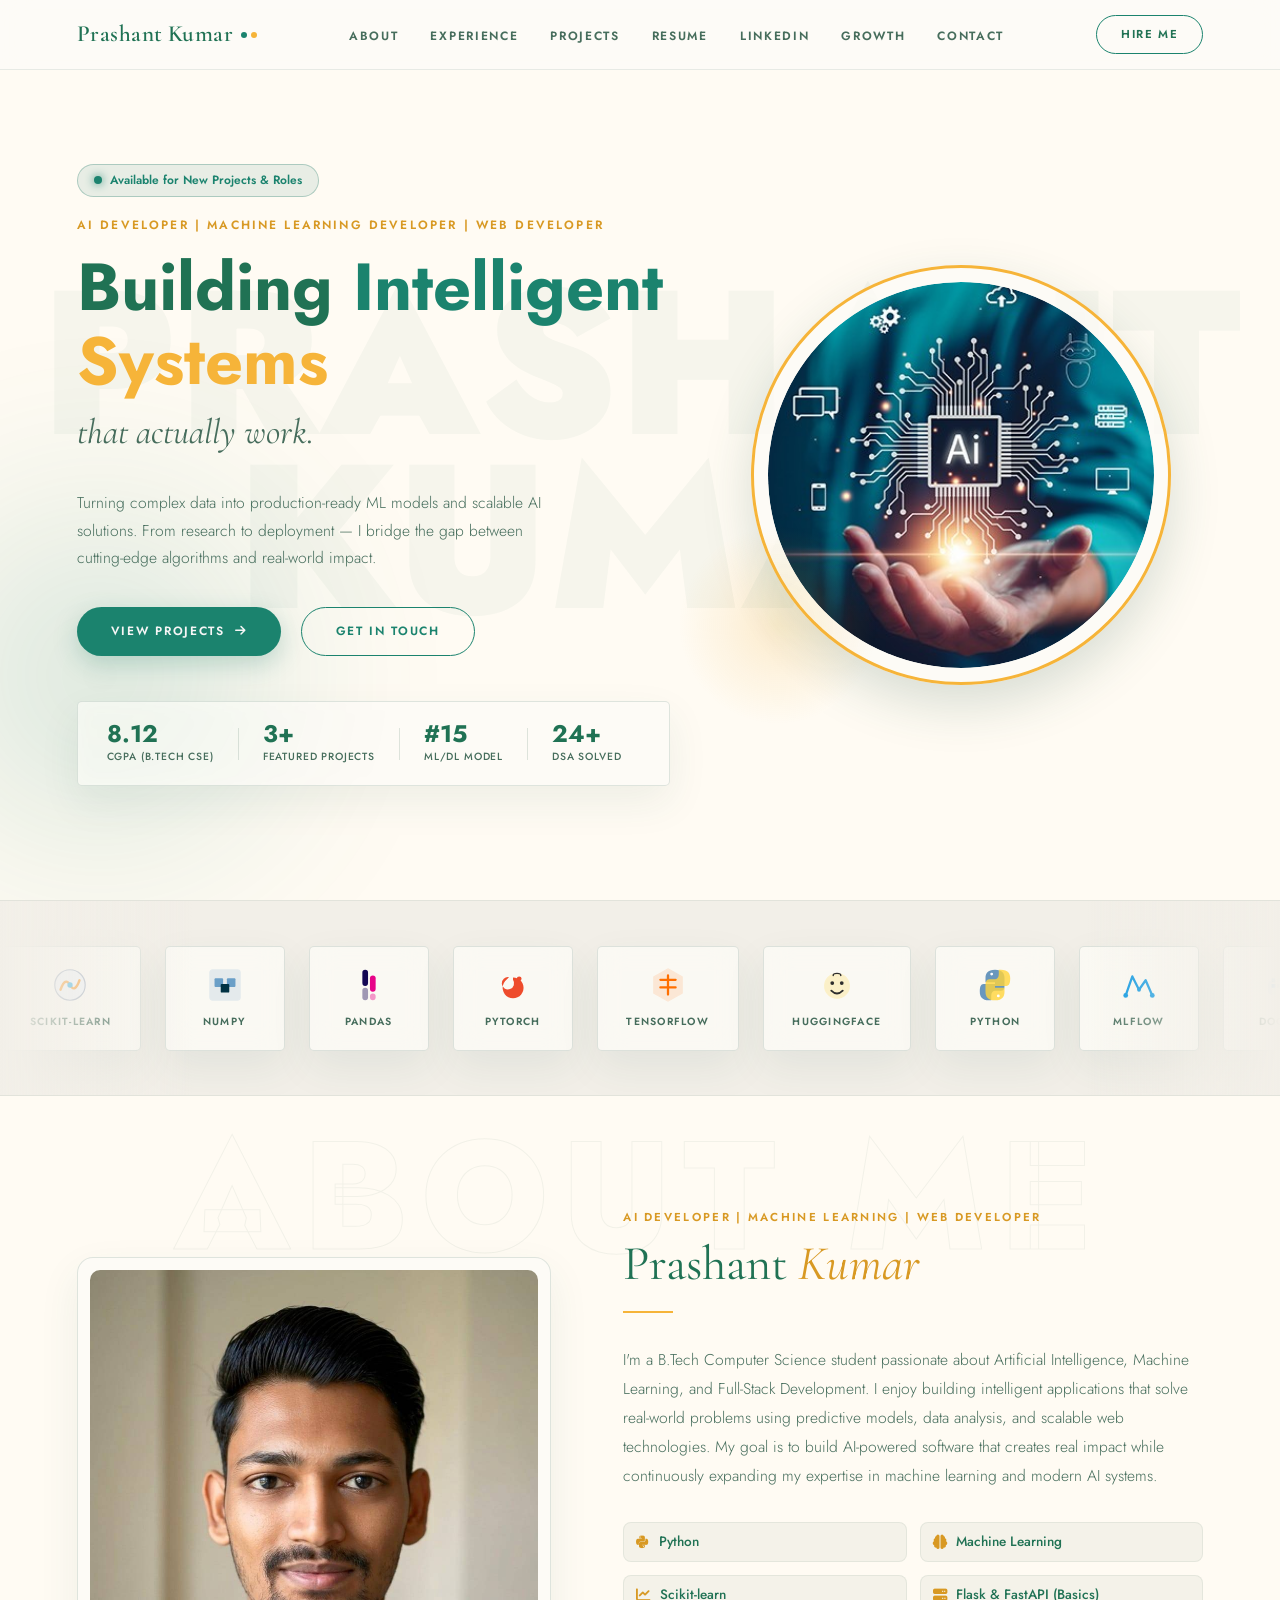
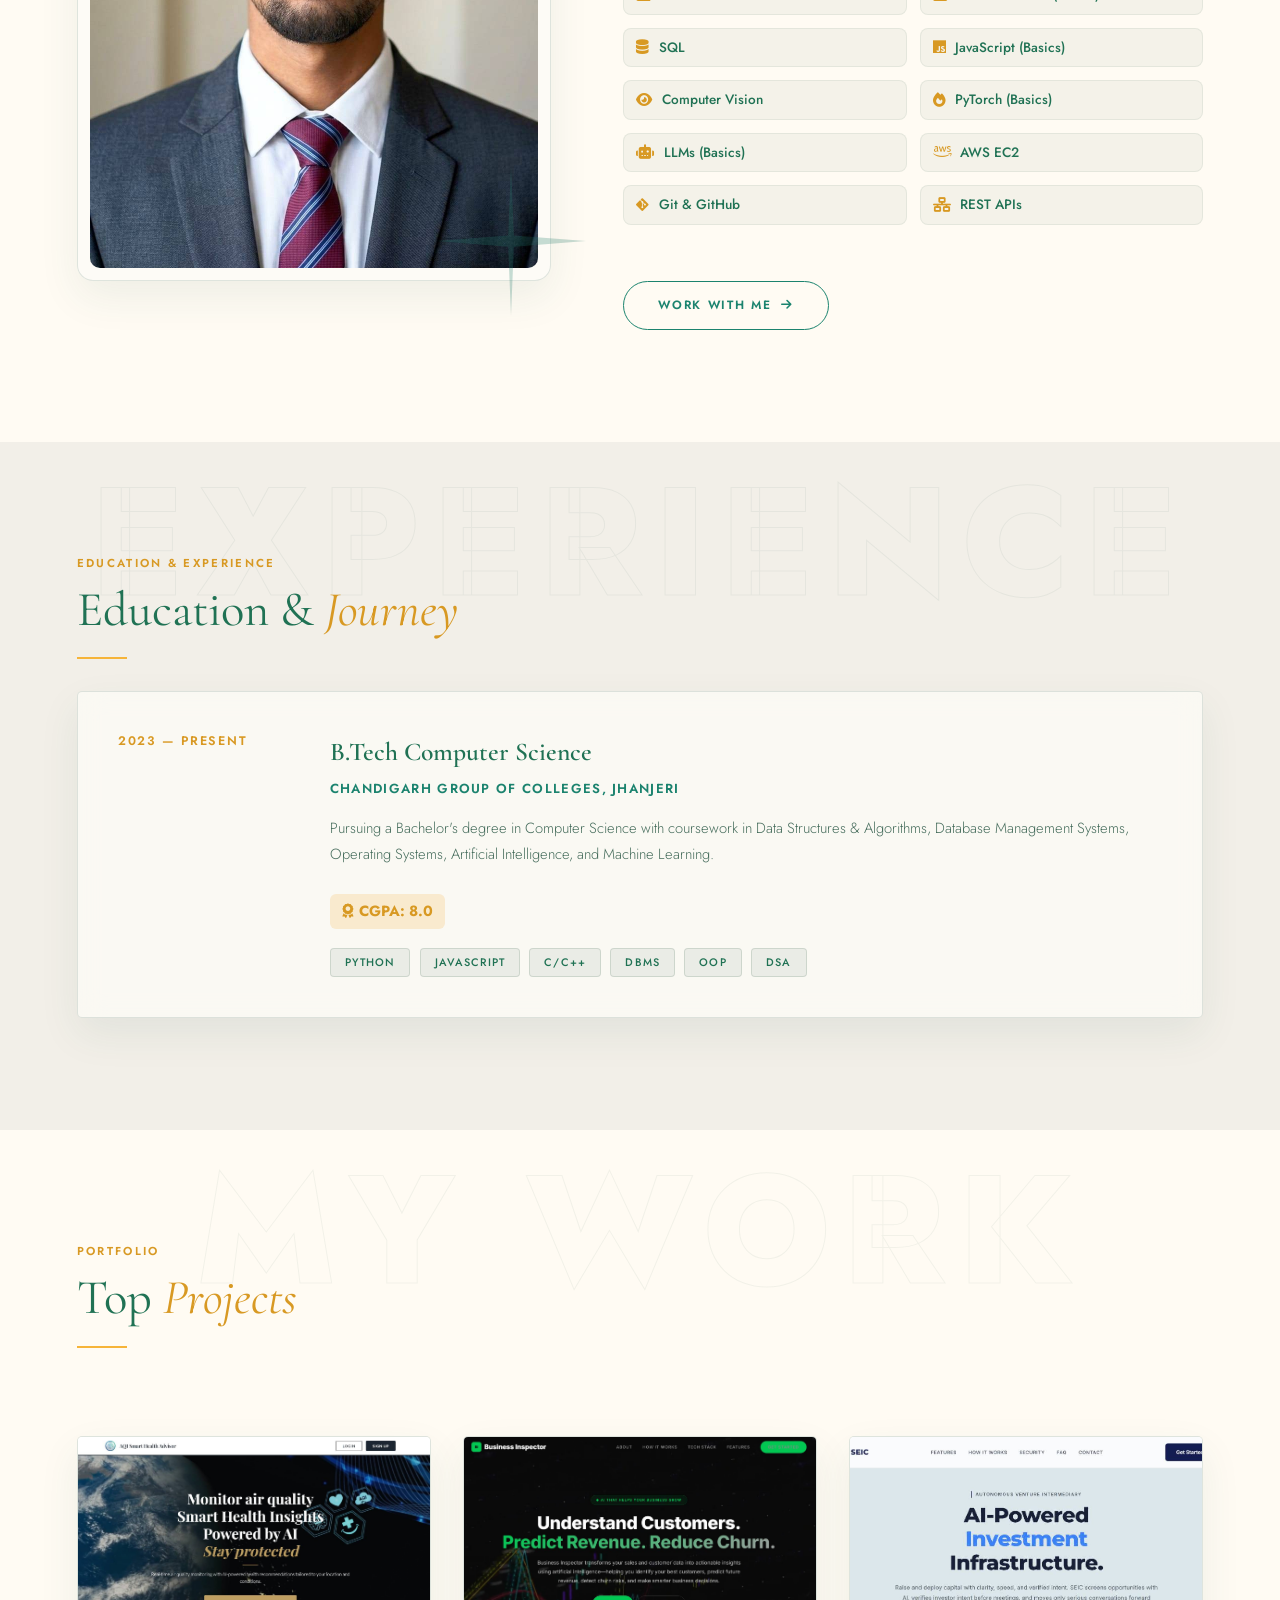
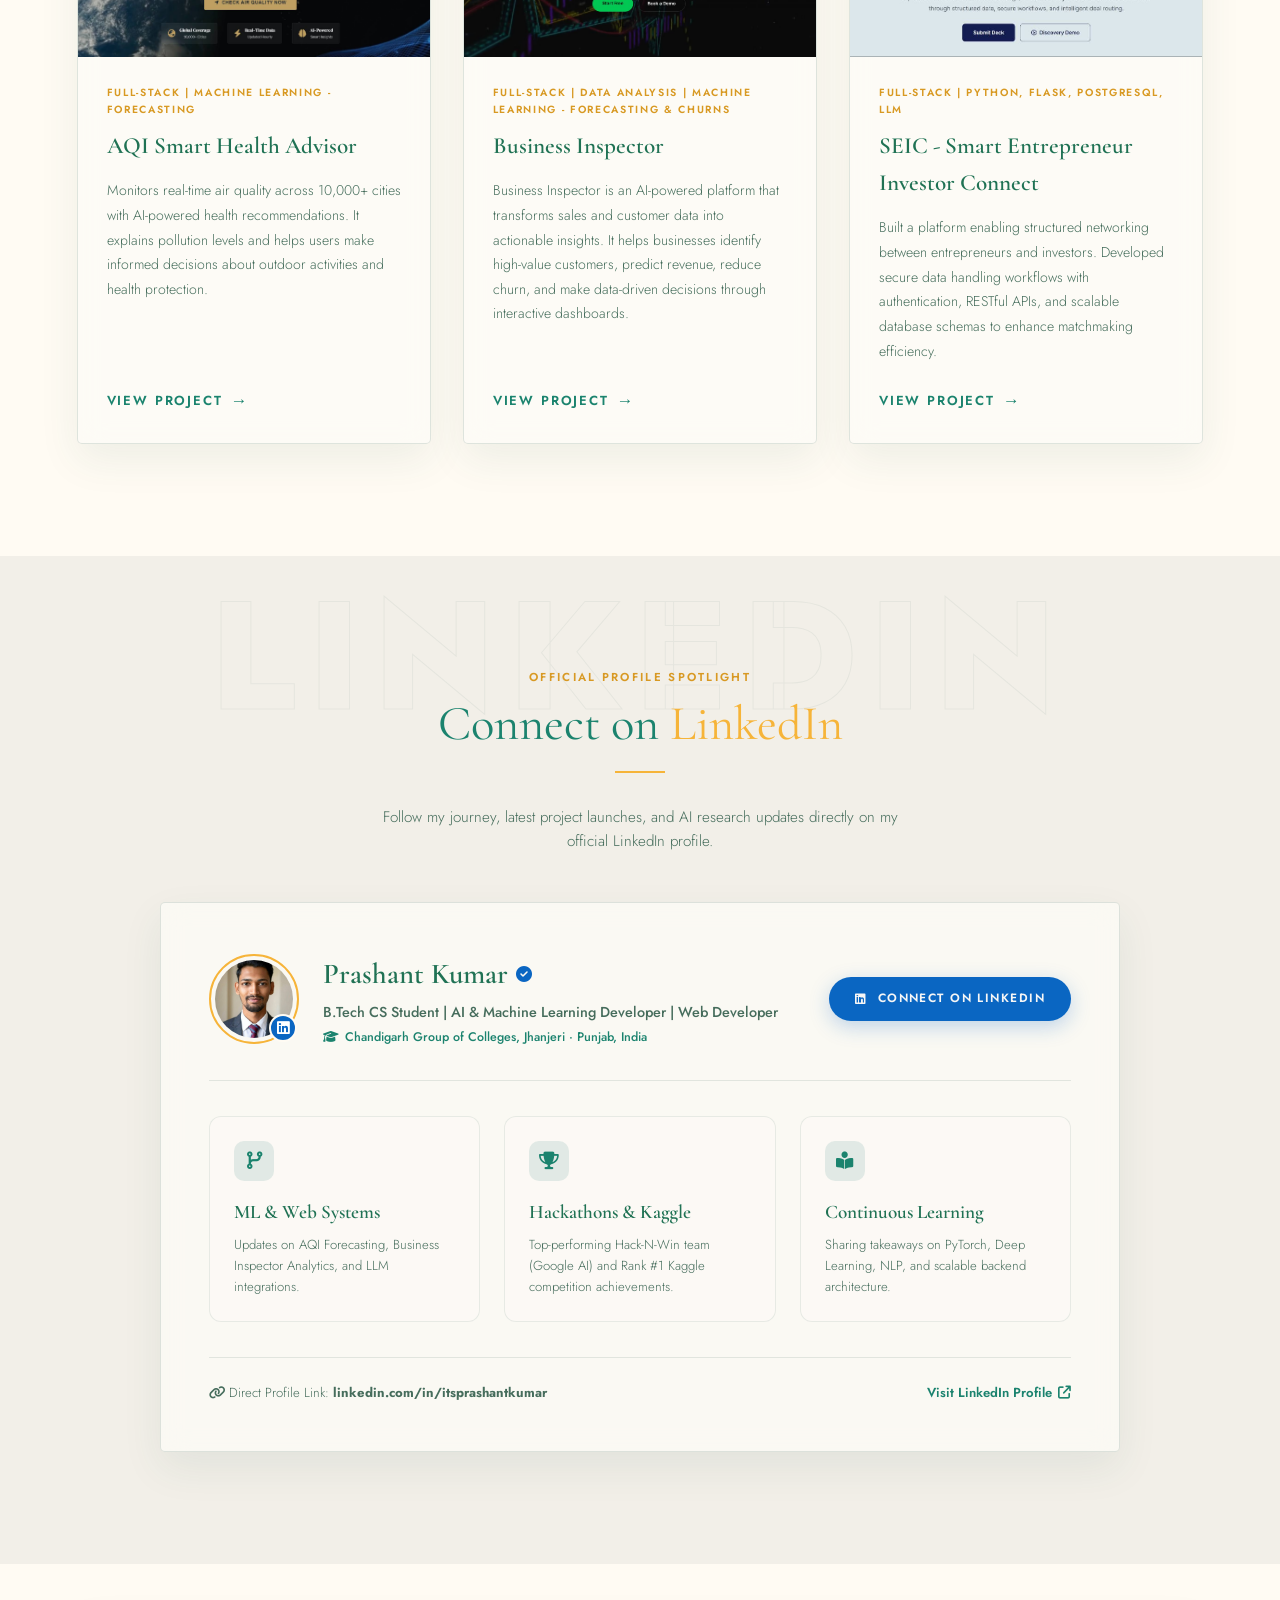
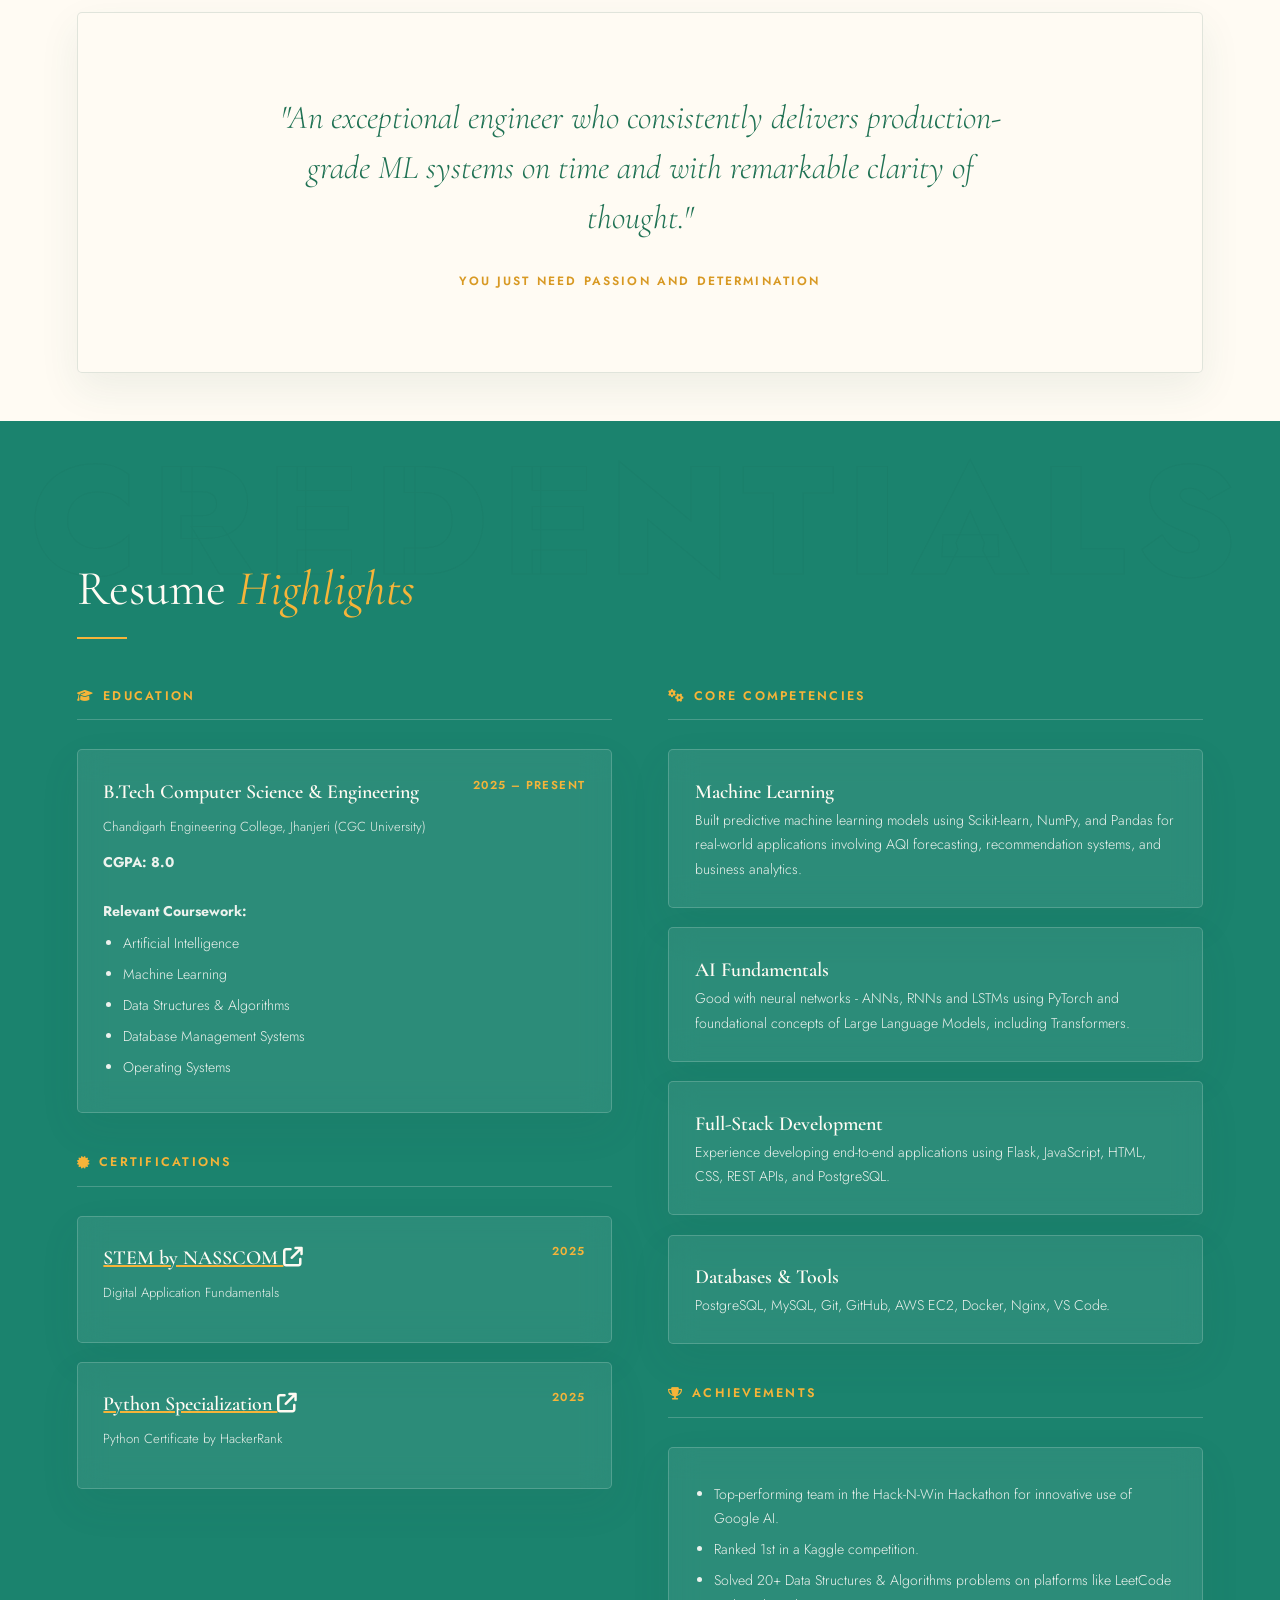
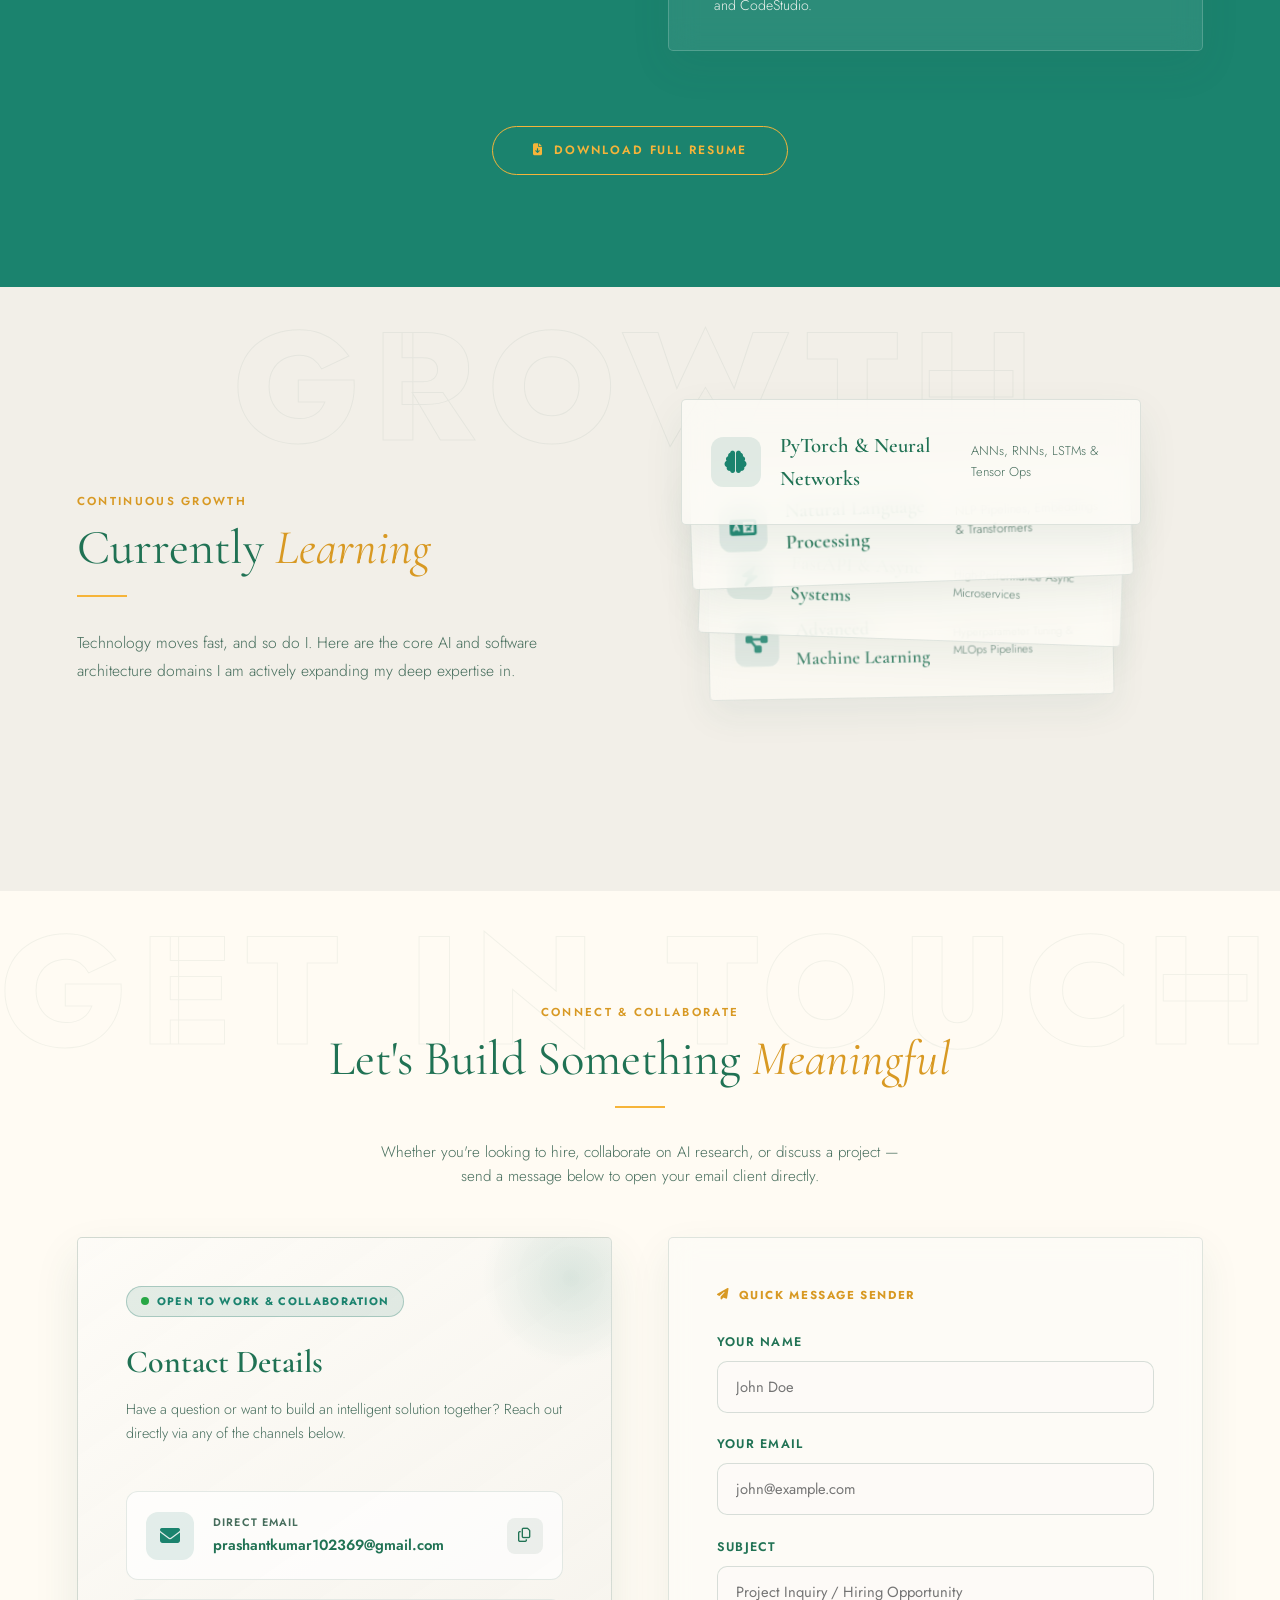
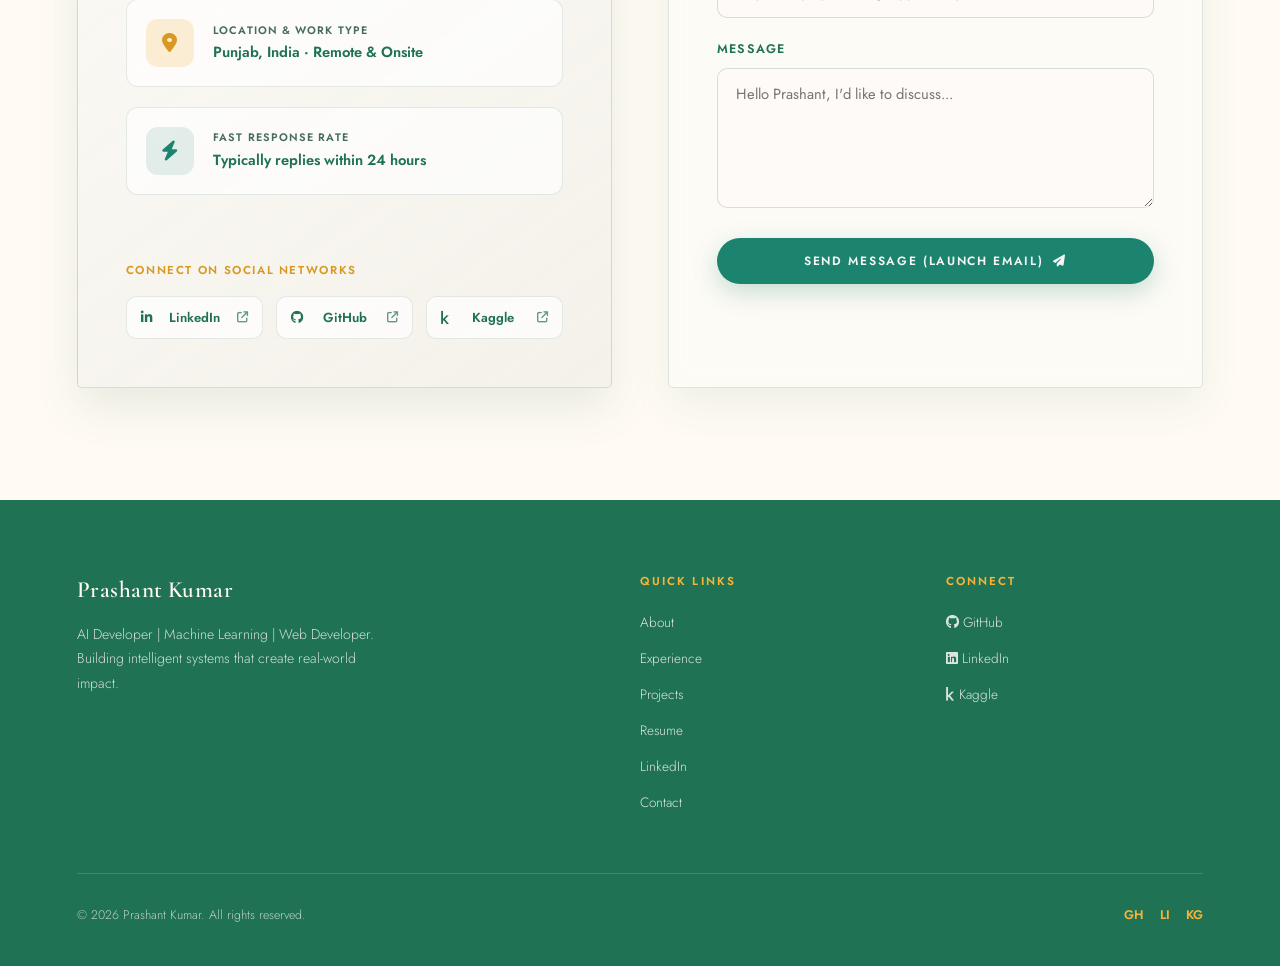
<file: index.html>
<!DOCTYPE html>
<html lang="en">
<head>
  <meta charset="UTF-8" />
  <meta name="viewport" content="width=device-width, initial-scale=1.0" />
  <title>Prashant Kumar | AI & ML Developer Portfolio</title>
  <meta name="description" content="Portfolio of Prashant Kumar - AI Developer, Machine Learning Developer & Web Developer specializing in intelligent systems and scalable solutions." />
  
  <!-- Google Fonts -->
  <link rel="preconnect" href="https://fonts.googleapis.com">
  <link rel="preconnect" href="https://fonts.gstatic.com" crossorigin>
  <link href="https://fonts.googleapis.com/css2?family=Cormorant+Garamond:ital,wght@0,300;0,400;0,600;1,300;1,400&family=Jost:wght@300;400;500;600;700&display=swap" rel="stylesheet" />
  
  <!-- FontAwesome 6 for Icons -->
  <link rel="stylesheet" href="https://cdnjs.cloudflare.com/ajax/libs/font-awesome/6.5.2/css/all.min.css" />
  
  <link rel="stylesheet" href="portfolio.css?v=4" />
  <script src="portfolio.js" defer></script>
</head>
<body>

  <!-- ── NAV ───────────────────────────────── -->
  <nav id="navbar">
    <a href="#home" class="nav-logo">
      <span class="logo-text">Prashant Kumar</span>
      <span class="logo-dots">
        <span class="dot emerald"></span>
        <span class="dot gold"></span>
      </span>
    </a>
    <ul class="nav-links" id="navLinks">
      <li><a href="#about">About</a></li>
      <li><a href="#experience">Experience</a></li>
      <li><a href="#projects">Projects</a></li>
      <li><a href="#resume">Resume</a></li>
      <li><a href="#linkedin">LinkedIn</a></li>
      <li><a href="#learning">Growth</a></li>
      <li><a href="#contact">Contact</a></li>
    </ul>
    <a href="#contact" class="nav-cta">Hire Me</a>
    <div class="nav-toggle" id="navToggle" aria-label="Toggle navigation menu">
      <span></span><span></span><span></span>
    </div>
  </nav>

  <!-- ── MAIN CONTENT WRAPPER WITH AMBIENT LIGHTING ── -->
  <main class="main-content">

    <!-- Ambient Glow Orbs -->
    <div class="glow-orb emerald-glow orb-1"></div>
    <div class="glow-orb gold-glow orb-2"></div>
    <div class="glow-orb emerald-glow orb-3"></div>

    <!-- ── HERO ──────────────────────────────── -->
    <section class="hero" id="home">
      <div class="hero-bg-name-wrapper">
        <span class="bg-name-first">PRASHANT</span>
        <span class="bg-name-last">KUMAR</span>
      </div>

      <div class="hero-left">
        <div class="hero-badge">
          <span class="badge-dot"></span>
          Available for New Projects &amp; Roles
        </div>
        <p class="hero-eyebrow">AI Developer | Machine Learning Developer | Web Developer</p>
        <h1 class="hero-heading">
          Building <span class="text-emerald">Intelligent</span><br>
          <span class="text-gold">Systems</span>
        </h1>
        <p class="hero-sub">that actually work.</p>
        <p class="hero-desc">
          Turning complex data into production-ready ML models and scalable AI solutions. From research to deployment — I bridge the gap between cutting-edge algorithms and real-world impact.
        </p>

        <div class="hero-btns">
          <a href="#projects" class="btn-primary">
            <span>View Projects</span>
            <i class="fa-solid fa-arrow-right"></i>
          </a>
          <a href="#contact" class="btn-secondary">
            <span>Get in Touch</span>
          </a>
        </div>

        <div class="hero-stats">
          <div class="stat-item">
            <span class="stat-number" data-target="8.12">8.12</span>
            <span class="stat-label">CGPA (B.Tech CSE)</span>
          </div>
          <div class="stat-divider"></div>
          <div class="stat-item">
            <span class="stat-number" data-target="3">3+</span>
            <span class="stat-label">Featured Projects</span>
          </div>
          <div class="stat-divider"></div>
          <div class="stat-item">
            <span class="stat-number" data-target="15+">#1</span>
            <span class="stat-label">ML/DL Model</span>
          </div>
          <div class="stat-divider"></div>
          <div class="stat-item">
            <span class="stat-number" data-target="24">24+</span>
            <span class="stat-label">DSA Solved</span>
          </div>
        </div>
      </div>

      <div class="hero-right">
        <div class="hero-img-card glass-card">
          <div class="hero-img-wrap">
            <img src="images/hero_img1.jpg" alt="Prashant Kumar Hero Image" />
          </div>
        </div>
        <div class="hero-burst"></div>
      </div>
    </section>

    <!-- ── TECH MARQUEE STRIP ────────────────── -->
    <div class="tech-strip">
      <div class="tech-track" id="techTrack">
        <!-- === SET 1 === -->
        <div class="tech-badge glass-card">
          <svg viewBox="0 0 40 40" fill="none" xmlns="http://www.w3.org/2000/svg">
            <circle cx="20" cy="20" r="16" fill="#EDF2F7" stroke="#A0AEC0" stroke-width="1.2"/>
            <path d="M10 25 Q15 11 20 20 Q25 29 30 15" stroke="#F7931E" stroke-width="2.5" fill="none" stroke-linecap="round"/>
            <circle cx="20" cy="20" r="2.8" fill="#29ABE2"/>
          </svg>
          <span>Scikit-Learn</span>
        </div>
        <div class="tech-badge glass-card">
          <svg viewBox="0 0 40 40" fill="none" xmlns="http://www.w3.org/2000/svg">
            <rect x="4" y="4" width="32" height="32" rx="3" fill="#4B8BBE" opacity="0.12" stroke="#4B8BBE" stroke-width="1.2"/>
            <rect x="9" y="13" width="9" height="9" rx="1" fill="#4B8BBE" opacity="0.8"/>
            <rect x="22" y="13" width="9" height="9" rx="1" fill="#4B8BBE" opacity="0.8"/>
            <rect x="15.5" y="19" width="9" height="9" rx="1" fill="#013243"/>
          </svg>
          <span>NumPy</span>
        </div>
        <div class="tech-badge glass-card">
          <svg viewBox="0 0 40 40" fill="none" xmlns="http://www.w3.org/2000/svg">
            <rect x="13" y="4" width="6" height="17" rx="3" fill="#130754"/>
            <rect x="21" y="10" width="6" height="17" rx="3" fill="#E70488"/>
            <rect x="13" y="23" width="6" height="13" rx="3" fill="#130754" opacity="0.4"/>
            <rect x="21" y="29" width="6" height="7" rx="3" fill="#E70488" opacity="0.4"/>
          </svg>
          <span>Pandas</span>
        </div>
        <div class="tech-badge glass-card">
          <svg viewBox="0 0 40 40" fill="none" xmlns="http://www.w3.org/2000/svg">
            <path d="M20 4 L20 12 A11 11 0 1 1 11.8 15.8 L15.8 11.8 A6.5 6.5 0 1 0 20 14.5 L20 4Z" fill="#EE4C2C"/>
            <circle cx="26.5" cy="13.5" r="2.5" fill="#EE4C2C"/>
          </svg>
          <span>PyTorch</span>
        </div>
        <div class="tech-badge glass-card">
          <svg viewBox="0 0 40 40" fill="none" xmlns="http://www.w3.org/2000/svg">
            <polygon points="20,3 35,11.5 35,28.5 20,37 5,28.5 5,11.5" fill="#FF6F00" opacity="0.12" stroke="#FF6F00" stroke-width="1.2"/>
            <path d="M20 10 L20 30 M12 14.5 L28 14.5 M12 22.5 L28 22.5" stroke="#FF6F00" stroke-width="2.4" stroke-linecap="round"/>
          </svg>
          <span>TensorFlow</span>
        </div>
        <div class="tech-badge glass-card">
          <svg viewBox="0 0 40 40" fill="none" xmlns="http://www.w3.org/2000/svg">
            <circle cx="20" cy="21" r="13" fill="#FFD21E" opacity="0.2" stroke="#FFD21E" stroke-width="1.2"/>
            <circle cx="15" cy="18" r="2" fill="#2D2D2D"/>
            <circle cx="25" cy="18" r="2" fill="#2D2D2D"/>
            <path d="M14 26 Q20 32 26 26" stroke="#2D2D2D" stroke-width="2" fill="none" stroke-linecap="round"/>
            <path d="M16 10 C16 7 24 7 24 10" stroke="#2D2D2D" stroke-width="1.5" fill="none" stroke-linecap="round"/>
          </svg>
          <span>HuggingFace</span>
        </div>
        <div class="tech-badge glass-card">
          <svg viewBox="0 0 40 40" fill="none" xmlns="http://www.w3.org/2000/svg">
            <path d="M20 4C12 4 10 8 10 13L10 17L20 17L20 19L8 19C5 19 4 22 4 27C4 32 6 36 14 36L16 36L16 31C16 28 18 26 20 26L26 26C29 26 30 24 30 21L30 13C30 8 28 4 20 4Z" fill="#3776AB" opacity="0.75"/>
            <path d="M20 36C28 36 30 32 30 27L30 23L20 23L20 21L32 21C35 21 36 18 36 13C36 8 34 4 26 4L24 4L24 9C24 12 22 14 20 14L14 14C11 14 10 17 10 20L10 27C10 32 12 36 20 36Z" fill="#FFD43B" opacity="0.8"/>
            <circle cx="16.5" cy="8.5" r="1.5" fill="white"/>
            <circle cx="23.5" cy="31.5" r="1.5" fill="white"/>
          </svg>
          <span>Python</span>
        </div>
        <div class="tech-badge glass-card">
          <svg viewBox="0 0 40 40" fill="none" xmlns="http://www.w3.org/2000/svg">
            <path d="M6 31 L13 11 L20 25 L27 15 L34 31" stroke="#0194E2" stroke-width="2.4" fill="none" stroke-linecap="round" stroke-linejoin="round"/>
            <circle cx="6"  cy="31" r="2.5" fill="#0194E2"/>
            <circle cx="34" cy="31" r="2.5" fill="#0194E2"/>
            <circle cx="20" cy="25" r="2"   fill="#0194E2"/>
          </svg>
          <span>MLflow</span>
        </div>
        <div class="tech-badge glass-card">
          <svg viewBox="0 0 40 40" fill="none" xmlns="http://www.w3.org/2000/svg">
            <rect x="5" y="16" width="22" height="14" rx="3" fill="#2496ED" opacity="0.15" stroke="#2496ED" stroke-width="1.2"/>
            <rect x="8"  y="19" width="4" height="4" rx="0.5" fill="#2496ED"/>
            <rect x="14" y="19" width="4" height="4" rx="0.5" fill="#2496ED"/>
            <rect x="20" y="19" width="4" height="4" rx="0.5" fill="#2496ED"/>
            <rect x="8"  y="13" width="4" height="4" rx="0.5" fill="#2496ED" opacity="0.6"/>
            <rect x="14" y="13" width="4" height="4" rx="0.5" fill="#2496ED" opacity="0.6"/>
            <path d="M30 22 C34 22 36 19 34 16 C33 14 30 14 29 15" stroke="#2496ED" stroke-width="1.4" fill="none" stroke-linecap="round"/>
          </svg>
          <span>Docker</span>
        </div>
        <div class="tech-badge glass-card">
          <svg viewBox="0 0 40 40" fill="none" xmlns="http://www.w3.org/2000/svg">
            <path d="M12 26 C8 24 6 20 8 16 C9 13 12 11 15 11.5 C16 9 18 7 21 7 C25 7 28 10 28 14 C30 14 33 16 33 19 C33 22 30 24 28 24 L12 24Z" fill="#FF9900" opacity="0.15" stroke="#FF9900" stroke-width="1.2"/>
            <path d="M10 30 Q20 35 30 30" stroke="#FF9900" stroke-width="2" fill="none" stroke-linecap="round"/>
            <path d="M27 28 L30 30 L28 33" stroke="#FF9900" stroke-width="1.5" fill="none" stroke-linecap="round" stroke-linejoin="round"/>
          </svg>
          <span>AWS</span>
        </div>
        <div class="tech-badge glass-card">
          <svg viewBox="0 0 40 40" fill="none" xmlns="http://www.w3.org/2000/svg">
            <circle cx="12" cy="20" r="5" fill="none" stroke="#1C3A2F" stroke-width="2"/>
            <circle cx="28" cy="20" r="5" fill="none" stroke="#1C3A2F" stroke-width="2"/>
            <line x1="17" y1="20" x2="23" y2="20" stroke="#1C3A2F" stroke-width="2.5" stroke-linecap="round"/>
            <line x1="7"  y1="20" x2="4"  y2="20" stroke="#1C3A2F" stroke-width="2" stroke-linecap="round"/>
            <line x1="33" y1="20" x2="36" y2="20" stroke="#1C3A2F" stroke-width="2" stroke-linecap="round"/>
          </svg>
          <span>LangChain</span>
        </div>
        <div class="tech-badge glass-card">
          <svg viewBox="0 0 40 40" fill="none" xmlns="http://www.w3.org/2000/svg">
            <circle cx="20" cy="20" r="15" fill="#009688" opacity="0.12" stroke="#009688" stroke-width="1.2"/>
            <path d="M22 8 L14 22 L20 22 L18 32 L26 18 L20 18 Z" fill="#009688"/>
          </svg>
          <span>FastAPI</span>
        </div>

        <!-- === SET 2 (Duplicate for Seamless Loop) === -->
        <div class="tech-badge glass-card">
          <svg viewBox="0 0 40 40" fill="none" xmlns="http://www.w3.org/2000/svg">
            <circle cx="20" cy="20" r="16" fill="#EDF2F7" stroke="#A0AEC0" stroke-width="1.2"/>
            <path d="M10 25 Q15 11 20 20 Q25 29 30 15" stroke="#F7931E" stroke-width="2.5" fill="none" stroke-linecap="round"/>
            <circle cx="20" cy="20" r="2.8" fill="#29ABE2"/>
          </svg>
          <span>Scikit-Learn</span>
        </div>
        <div class="tech-badge glass-card">
          <svg viewBox="0 0 40 40" fill="none" xmlns="http://www.w3.org/2000/svg">
            <rect x="4" y="4" width="32" height="32" rx="3" fill="#4B8BBE" opacity="0.12" stroke="#4B8BBE" stroke-width="1.2"/>
            <rect x="9" y="13" width="9" height="9" rx="1" fill="#4B8BBE" opacity="0.8"/>
            <rect x="22" y="13" width="9" height="9" rx="1" fill="#4B8BBE" opacity="0.8"/>
            <rect x="15.5" y="19" width="9" height="9" rx="1" fill="#013243"/>
          </svg>
          <span>NumPy</span>
        </div>
        <div class="tech-badge glass-card">
          <svg viewBox="0 0 40 40" fill="none" xmlns="http://www.w3.org/2000/svg">
            <rect x="13" y="4" width="6" height="17" rx="3" fill="#130754"/>
            <rect x="21" y="10" width="6" height="17" rx="3" fill="#E70488"/>
            <rect x="13" y="23" width="6" height="13" rx="3" fill="#130754" opacity="0.4"/>
            <rect x="21" y="29" width="6" height="7" rx="3" fill="#E70488" opacity="0.4"/>
          </svg>
          <span>Pandas</span>
        </div>
        <div class="tech-badge glass-card">
          <svg viewBox="0 0 40 40" fill="none" xmlns="http://www.w3.org/2000/svg">
            <path d="M20 4 L20 12 A11 11 0 1 1 11.8 15.8 L15.8 11.8 A6.5 6.5 0 1 0 20 14.5 L20 4Z" fill="#EE4C2C"/>
            <circle cx="26.5" cy="13.5" r="2.5" fill="#EE4C2C"/>
          </svg>
          <span>PyTorch</span>
        </div>
        <div class="tech-badge glass-card">
          <svg viewBox="0 0 40 40" fill="none" xmlns="http://www.w3.org/2000/svg">
            <polygon points="20,3 35,11.5 35,28.5 20,37 5,28.5 5,11.5" fill="#FF6F00" opacity="0.12" stroke="#FF6F00" stroke-width="1.2"/>
            <path d="M20 10 L20 30 M12 14.5 L28 14.5 M12 22.5 L28 22.5" stroke="#FF6F00" stroke-width="2.4" stroke-linecap="round"/>
          </svg>
          <span>TensorFlow</span>
        </div>
        <div class="tech-badge glass-card">
          <svg viewBox="0 0 40 40" fill="none" xmlns="http://www.w3.org/2000/svg">
            <circle cx="20" cy="21" r="13" fill="#FFD21E" opacity="0.2" stroke="#FFD21E" stroke-width="1.2"/>
            <circle cx="15" cy="18" r="2" fill="#2D2D2D"/>
            <circle cx="25" cy="18" r="2" fill="#2D2D2D"/>
            <path d="M14 26 Q20 32 26 26" stroke="#2D2D2D" stroke-width="2" fill="none" stroke-linecap="round"/>
            <path d="M16 10 C16 7 24 7 24 10" stroke="#2D2D2D" stroke-width="1.5" fill="none" stroke-linecap="round"/>
          </svg>
          <span>HuggingFace</span>
        </div>
        <div class="tech-badge glass-card">
          <svg viewBox="0 0 40 40" fill="none" xmlns="http://www.w3.org/2000/svg">
            <path d="M20 4C12 4 10 8 10 13L10 17L20 17L20 19L8 19C5 19 4 22 4 27C4 32 6 36 14 36L16 36L16 31C16 28 18 26 20 26L26 26C29 26 30 24 30 21L30 13C30 8 28 4 20 4Z" fill="#3776AB" opacity="0.75"/>
            <path d="M20 36C28 36 30 32 30 27L30 23L20 23L20 21L32 21C35 21 36 18 36 13C36 8 34 4 26 4L24 4L24 9C24 12 22 14 20 14L14 14C11 14 10 17 10 20L10 27C10 32 12 36 20 36Z" fill="#FFD43B" opacity="0.8"/>
            <circle cx="16.5" cy="8.5" r="1.5" fill="white"/>
            <circle cx="23.5" cy="31.5" r="1.5" fill="white"/>
          </svg>
          <span>Python</span>
        </div>
        <div class="tech-badge glass-card">
          <svg viewBox="0 0 40 40" fill="none" xmlns="http://www.w3.org/2000/svg">
            <path d="M6 31 L13 11 L20 25 L27 15 L34 31" stroke="#0194E2" stroke-width="2.4" fill="none" stroke-linecap="round" stroke-linejoin="round"/>
            <circle cx="6"  cy="31" r="2.5" fill="#0194E2"/>
            <circle cx="34" cy="31" r="2.5" fill="#0194E2"/>
            <circle cx="20" cy="25" r="2"   fill="#0194E2"/>
          </svg>
          <span>MLflow</span>
        </div>
        <div class="tech-badge glass-card">
          <svg viewBox="0 0 40 40" fill="none" xmlns="http://www.w3.org/2000/svg">
            <rect x="5" y="16" width="22" height="14" rx="3" fill="#2496ED" opacity="0.15" stroke="#2496ED" stroke-width="1.2"/>
            <rect x="8"  y="19" width="4" height="4" rx="0.5" fill="#2496ED"/>
            <rect x="14" y="19" width="4" height="4" rx="0.5" fill="#2496ED"/>
            <rect x="20" y="19" width="4" height="4" rx="0.5" fill="#2496ED"/>
            <rect x="8"  y="13" width="4" height="4" rx="0.5" fill="#2496ED" opacity="0.6"/>
            <rect x="14" y="13" width="4" height="4" rx="0.5" fill="#2496ED" opacity="0.6"/>
            <path d="M30 22 C34 22 36 19 34 16 C33 14 30 14 29 15" stroke="#2496ED" stroke-width="1.4" fill="none" stroke-linecap="round"/>
          </svg>
          <span>Docker</span>
        </div>
        <div class="tech-badge glass-card">
          <svg viewBox="0 0 40 40" fill="none" xmlns="http://www.w3.org/2000/svg">
            <path d="M12 26 C8 24 6 20 8 16 C9 13 12 11 15 11.5 C16 9 18 7 21 7 C25 7 28 10 28 14 C30 14 33 16 33 19 C33 22 30 24 28 24 L12 24Z" fill="#FF9900" opacity="0.15" stroke="#FF9900" stroke-width="1.2"/>
            <path d="M10 30 Q20 35 30 30" stroke="#FF9900" stroke-width="2" fill="none" stroke-linecap="round"/>
            <path d="M27 28 L30 30 L28 33" stroke="#FF9900" stroke-width="1.5" fill="none" stroke-linecap="round" stroke-linejoin="round"/>
          </svg>
          <span>AWS</span>
        </div>
        <div class="tech-badge glass-card">
          <svg viewBox="0 0 40 40" fill="none" xmlns="http://www.w3.org/2000/svg">
            <circle cx="12" cy="20" r="5" fill="none" stroke="#1C3A2F" stroke-width="2"/>
            <circle cx="28" cy="20" r="5" fill="none" stroke="#1C3A2F" stroke-width="2"/>
            <line x1="17" y1="20" x2="23" y2="20" stroke="#1C3A2F" stroke-width="2.5" stroke-linecap="round"/>
            <line x1="7"  y1="20" x2="4"  y2="20" stroke="#1C3A2F" stroke-width="2" stroke-linecap="round"/>
            <line x1="33" y1="20" x2="36" y2="20" stroke="#1C3A2F" stroke-width="2" stroke-linecap="round"/>
          </svg>
          <span>LangChain</span>
        </div>
        <div class="tech-badge glass-card">
          <svg viewBox="0 0 40 40" fill="none" xmlns="http://www.w3.org/2000/svg">
            <circle cx="20" cy="20" r="15" fill="#009688" opacity="0.12" stroke="#009688" stroke-width="1.2"/>
            <path d="M22 8 L14 22 L20 22 L18 32 L26 18 L20 18 Z" fill="#009688"/>
          </svg>
          <span>FastAPI</span>
        </div>
      </div>
    </div>

    <!-- ── ABOUT ──────────────────────────────── -->
    <section class="section about" id="about">
      <div class="about-bg-title-wrapper">
        <span class="about-bg-title">ABOUT ME</span>
      </div>
      <div class="about-img-wrap reveal">
        <div class="about-img-card glass-card">
          <img src="images/profile_photo.jpg" alt="Prashant Kumar Profile Photo" />
        </div>
        <div class="about-burst"></div>
      </div>
      <div class="about-content reveal">
        <p class="section-label">AI Developer | Machine Learning | Web Developer</p>
        <h2 class="section-title">Prashant <em>Kumar</em></h2>
        <div class="divider"></div>
        <p class="about-body">
          I'm a B.Tech Computer Science student passionate about Artificial Intelligence, Machine Learning, and Full-Stack Development. I enjoy building intelligent applications that solve real-world problems using predictive models, data analysis, and scalable web technologies. My goal is to build AI-powered software that creates real impact while continuously expanding my expertise in machine learning and modern AI systems.
        </p>
        <div class="skills-grid">
          <div class="skill-item"><i class="fa-brands fa-python"></i> Python</div>
          <div class="skill-item"><i class="fa-solid fa-brain"></i> Machine Learning</div>
          <div class="skill-item"><i class="fa-solid fa-chart-line"></i> Scikit-learn</div>
          <div class="skill-item"><i class="fa-solid fa-server"></i> Flask &amp; FastAPI (Basics)</div>
          <div class="skill-item"><i class="fa-solid fa-database"></i> SQL</div>
          <div class="skill-item"><i class="fa-brands fa-js"></i> JavaScript (Basics)</div>
          <div class="skill-item"><i class="fa-solid fa-eye"></i> Computer Vision</div>
          <div class="skill-item"><i class="fa-solid fa-fire"></i> PyTorch (Basics)</div>
          <div class="skill-item"><i class="fa-solid fa-robot"></i> LLMs (Basics)</div>
          <div class="skill-item"><i class="fa-brands fa-aws"></i> AWS EC2</div>
          <div class="skill-item"><i class="fa-brands fa-git-alt"></i> Git &amp; GitHub</div>
          <div class="skill-item"><i class="fa-solid fa-network-wired"></i> REST APIs</div>
        </div>
        <a href="#contact" class="btn-secondary" style="margin-top:1.5rem;display:inline-flex;">
          <span>Work with me</span>
          <i class="fa-solid fa-arrow-right"></i>
        </a>
      </div>
    </section>

    <!-- ── EXPERIENCE & EDUCATION ────────────────── -->
    <section class="section experience" id="experience">
      <div class="exp-bg-title-wrapper">
        <span class="exp-bg-title">EXPERIENCE</span>
      </div>
      <div class="container">
        <p class="section-label reveal">Education &amp; Experience</p>
        <h2 class="section-title reveal">Education &amp; <em>Journey</em></h2>
        <div class="divider reveal"></div>

        <div class="exp-grid">
          <div class="exp-item glass-card reveal">
            <div class="exp-date">2023 — Present</div>
            <div class="exp-right">
              <div class="exp-role">B.Tech Computer Science</div>
              <div class="exp-company">Chandigarh Group of Colleges, Jhanjeri</div>
              <p class="exp-desc">
                Pursuing a Bachelor's degree in Computer Science with coursework in Data Structures &amp; Algorithms, Database Management Systems, Operating Systems, Artificial Intelligence, and Machine Learning. <br><br>
                <strong class="highlight-badge"><i class="fa-solid fa-award"></i> CGPA: 8.0</strong>
              </p>
              <div class="exp-tags">
                <span class="exp-tag">Python</span>
                <span class="exp-tag">JavaScript</span>
                <span class="exp-tag">C/C++</span>
                <span class="exp-tag">DBMS</span>
                <span class="exp-tag">OOP</span>
                <span class="exp-tag">DSA</span>
              </div>
            </div>
          </div>
        </div>
      </div>
    </section>

    <!-- ── PROJECTS ───────────────────────────── -->
    <section class="section projects" id="projects">
      <div class="work-bg-title-wrapper">
        <span class="work-bg-title">MY WORK</span>
      </div>
      <div class="container">
        <div class="projects-header reveal">
          <div>
            <p class="section-label">Portfolio</p>
            <h2 class="section-title">Top <em>Projects</em></h2>
            <div class="divider"></div>
          </div>
        </div>

        <div class="projects-grid">
          <!-- Project 1 -->
          <div class="project-card glass-card reveal">
            <div class="project-img">
              <img src="images/aqi_project.jpg" alt="AQI Smart Health Advisor Project" />
            </div>
            <div class="project-body">
              <p class="project-category">Full-Stack | Machine Learning - Forecasting</p>
              <h3 class="project-title">AQI Smart Health Advisor</h3>
              <p class="project-desc">Monitors real-time air quality across 10,000+ cities with AI-powered health recommendations. It explains pollution levels and helps users make informed decisions about outdoor activities and health protection.</p>
              <a href="https://aqi.prashantbuilds.in/" target="_blank" rel="noopener" class="project-link">
                <span>View project</span>
              </a>
            </div>
          </div>

          <!-- Project 2 -->
          <div class="project-card glass-card reveal">
            <div class="project-img">
              <img src="images/business_inspector_project.jpg" alt="Business Inspector Project" />
            </div>
            <div class="project-body">
              <p class="project-category">Full-Stack | Data Analysis | Machine Learning - Forecasting &amp; Churns</p>
              <h3 class="project-title">Business Inspector</h3>
              <p class="project-desc">Business Inspector is an AI-powered platform that transforms sales and customer data into actionable insights. It helps businesses identify high-value customers, predict revenue, reduce churn, and make data-driven decisions through interactive dashboards.</p>
              <a href="https://inspector.prashantbuilds.in/" target="_blank" rel="noopener" class="project-link">
                <span>View project</span>
              </a>
            </div>
          </div>

          <!-- Project 3 -->
          <div class="project-card glass-card reveal">
            <div class="project-img">
              <img src="images/seic_project.jpg" alt="SEIC Platform Project" />
            </div>
            <div class="project-body">
              <p class="project-category">Full-Stack | Python, Flask, PostgreSQL, LLM</p>
              <h3 class="project-title">SEIC - Smart Entrepreneur Investor Connect</h3>
              <p class="project-desc">Built a platform enabling structured networking between entrepreneurs and investors. Developed secure data handling workflows with authentication, RESTful APIs, and scalable database schemas to enhance matchmaking efficiency.</p>
              <a href="#" class="project-link">
                <span>View project</span>
              </a>
            </div>
          </div>
        </div>
      </div>
    </section>

    <!-- ── AUTHENTIC LINKEDIN SPOTLIGHT HUB ────────────────── -->
    <section class="section linkedin-section" id="linkedin">
      <div class="linkedin-bg-title-wrapper">
        <span class="linkedin-bg-title">LINKEDIN</span>
      </div>
      <div class="container">
        <div class="section-header text-center reveal">
          <p class="section-label">Official Profile Spotlight</p>
          <h2 class="section-title"><span class="text-emerald">Connect on</span> <span class="text-gold">LinkedIn</span></h2>
          <div class="divider margin-auto"></div>
          <p class="section-subtext">Follow my journey, latest project launches, and AI research updates directly on my official LinkedIn profile.</p>
        </div>

        <div class="linkedin-spotlight-card glass-card reveal">
          <div class="spotlight-header">
            <div class="spotlight-profile">
              <div class="spotlight-avatar-wrap">
                <img src="images/profile_photo.jpg" alt="Prashant Kumar LinkedIn Profile Photo" />
                <span class="linkedin-badge-icon"><i class="fa-brands fa-linkedin"></i></span>
              </div>
              <div class="spotlight-meta">
                <h3 class="spotlight-name">Prashant Kumar <i class="fa-solid fa-circle-check verified-icon" title="Verified Profile"></i></h3>
                <p class="spotlight-tagline">B.Tech CS Student | AI &amp; Machine Learning Developer | Web Developer</p>
                <span class="spotlight-location"><i class="fa-solid fa-graduation-cap"></i> Chandigarh Group of Colleges, Jhanjeri · Punjab, India</span>
              </div>
            </div>
            <a href="https://www.linkedin.com/in/itsprashantkumar/" target="_blank" rel="noopener noreferrer" class="btn-linkedin-connect">
              <i class="fa-brands fa-linkedin"></i>
              <span>Connect on LinkedIn</span>
            </a>
          </div>

          <div class="spotlight-highlights-grid">
            <div class="spotlight-box">
              <div class="spotlight-box-icon"><i class="fa-solid fa-code-branch"></i></div>
              <h4>ML &amp; Web Systems</h4>
              <p>Updates on AQI Forecasting, Business Inspector Analytics, and LLM integrations.</p>
            </div>
            <div class="spotlight-box">
              <div class="spotlight-box-icon"><i class="fa-solid fa-trophy"></i></div>
              <h4>Hackathons &amp; Kaggle</h4>
              <p>Top-performing Hack-N-Win team (Google AI) and Rank #1 Kaggle competition achievements.</p>
            </div>
            <div class="spotlight-box">
              <div class="spotlight-box-icon"><i class="fa-solid fa-book-open-reader"></i></div>
              <h4>Continuous Learning</h4>
              <p>Sharing takeaways on PyTorch, Deep Learning, NLP, and scalable backend architecture.</p>
            </div>
          </div>

          <div class="spotlight-footer">
            <span><i class="fa-solid fa-link"></i> Direct Profile Link: <strong>linkedin.com/in/itsprashantkumar</strong></span>
            <a href="https://www.linkedin.com/in/itsprashantkumar/" target="_blank" rel="noopener noreferrer" class="spotlight-cta-link">
              Visit LinkedIn Profile <i class="fa-solid fa-arrow-up-right-from-square"></i>
            </a>
          </div>
        </div>
      </div>
    </section>

    <!-- ── TESTIMONIAL ────────────────────────── -->
    <div class="testimonial glass-card">
      <blockquote class="reveal">
        "An exceptional engineer who consistently delivers production-grade ML systems on time and with remarkable clarity of thought."
      </blockquote>
      <cite class="reveal">You just need Passion and Determination</cite>
    </div>

    <!-- ── RESUME ─────────────────────────────── -->
    <section class="section resume-section" id="resume">
      <div class="resume-bg-title-wrapper">
        <span class="resume-bg-title">CREDENTIALS</span>
      </div>
      <div class="container">
        <p class="section-label reveal">Credentials</p>
        <h2 class="section-title reveal">Resume <em>Highlights</em></h2>
        <div class="divider reveal"></div>

        <div class="resume-inner">
          <div>
            <p class="resume-col-title"><i class="fa-solid fa-graduation-cap"></i> Education</p>
            <div class="resume-item glass-card reveal">
              <div class="resume-item-head">
                <div class="resume-item-title">B.Tech Computer Science &amp; Engineering</div>
                <div class="resume-item-date">2025 – Present</div>
              </div>
              <div class="resume-item-sub">Chandigarh Engineering College, Jhanjeri (CGC University)</div>
              <div class="resume-item-desc">
                <strong>CGPA: 8.0</strong><br><br>
                <strong>Relevant Coursework:</strong>
                <ul class="resume-bullets">
                  <li>Artificial Intelligence</li>
                  <li>Machine Learning</li>
                  <li>Data Structures &amp; Algorithms</li>
                  <li>Database Management Systems</li>
                  <li>Operating Systems</li>
                </ul>
              </div>
            </div>

            <p class="resume-col-title" style="margin-top:2.5rem;"><i class="fa-solid fa-certificate"></i> Certifications</p>
            <div class="resume-item glass-card reveal">
              <div class="resume-item-head">
                <div class="resume-item-title"><a href="https://www.futureskillsprime.in/iDH/user/credential/verification/32914?cd=26220268184" target="_blank" rel="noopener">STEM by NASSCOM <i class="fa-solid fa-arrow-up-right-from-square inline-icon"></i></a></div>
                <div class="resume-item-date">2025</div>
              </div>
              <div class="resume-item-sub">Digital Application Fundamentals</div>
            </div>
            <div class="resume-item glass-card reveal">  
              <div class="resume-item-head">
                <div class="resume-item-title"><a href="https://www.hackerrank.com/certificates/fd31aa36115a" target="_blank" rel="noopener">Python Specialization <i class="fa-solid fa-arrow-up-right-from-square inline-icon"></i></a></div>
                <div class="resume-item-date">2025</div>
              </div>
              <div class="resume-item-sub">Python Certificate by HackerRank</div>
            </div>
          </div>

          <div>
            <p class="resume-col-title"><i class="fa-solid fa-gears"></i> Core Competencies</p>
            <div class="resume-item glass-card reveal">
              <div class="resume-item-title">Machine Learning</div>
              <div class="resume-item-desc">Built predictive machine learning models using Scikit-learn, NumPy, and Pandas for real-world applications involving AQI forecasting, recommendation systems, and business analytics.</div>
            </div>
            <div class="resume-item glass-card reveal">
              <div class="resume-item-title">AI Fundamentals</div>
              <div class="resume-item-desc">Good with neural networks - ANNs, RNNs and LSTMs using PyTorch and foundational concepts of Large Language Models, including Transformers.</div>
            </div>
            <div class="resume-item glass-card reveal">
              <div class="resume-item-title">Full-Stack Development</div>
              <div class="resume-item-desc">Experience developing end-to-end applications using Flask, JavaScript, HTML, CSS, REST APIs, and PostgreSQL.</div>
            </div>
            <div class="resume-item glass-card reveal">
              <div class="resume-item-title">Databases &amp; Tools</div>
              <div class="resume-item-desc">PostgreSQL, MySQL, Git, GitHub, AWS EC2, Docker, Nginx, VS Code.</div>
            </div>

            <p class="resume-col-title" style="margin-top:2.5rem;"><i class="fa-solid fa-trophy"></i> Achievements</p>
            <div class="resume-item glass-card reveal">
              <div class="resume-item-desc">
                <ul class="resume-bullets">
                  <li>Top-performing team in the Hack-N-Win Hackathon for innovative use of Google AI.</li>
                  <li>Ranked 1st in a Kaggle competition.</li>
                  <li>Solved 20+ Data Structures &amp; Algorithms problems on platforms like LeetCode and CodeStudio.</li>
                </ul>
              </div>
            </div>
          </div>
        </div>

        <div class="resume-download reveal">
          <a href="https://drive.google.com/file/d/1z210_nff-q9jMVr-Kujzx6UfAVVYUFQy/view?usp=drive_link" class="btn-outline-light" target="_blank" rel="noopener noreferrer">
            <i class="fa-solid fa-file-arrow-down"></i> Download Full Resume
          </a>
        </div>
      </div>
    </section>

    <!-- ── CURRENTLY LEARNING (3D STACK CARDS) ─────────────────── -->
    <section class="section learning-section" id="learning">
      <div class="learning-bg-title-wrapper">
        <span class="learning-bg-title">GROWTH</span>
      </div>
      <div class="container learning-container">
        <div class="learning-left-col reveal">
          <p class="section-label">Continuous Growth</p>
          <h2 class="section-title">Currently <em>Learning</em></h2>
          <div class="divider"></div>
          <p class="learning-desc">
            Technology moves fast, and so do I. Here are the core AI and software architecture domains I am actively expanding my deep expertise in.
          </p>
        </div>

        <div class="learning-right-col reveal">
          <div class="learning-card-stack">
            <!-- Card 1 -->
            <div class="stack-card card-1 glass-card">
              <div class="stack-card-inner">
                <div class="stack-icon-box"><i class="fa-solid fa-brain"></i></div>
                <h4 class="stack-card-title">PyTorch &amp; Neural Networks</h4>
                <p class="stack-card-sub">ANNs, RNNs, LSTMs &amp; Tensor Ops</p>
              </div>
            </div>

            <!-- Card 2 -->
            <div class="stack-card card-2 glass-card">
              <div class="stack-card-inner">
                <div class="stack-icon-box"><i class="fa-solid fa-language"></i></div>
                <h4 class="stack-card-title">Natural Language Processing</h4>
                <p class="stack-card-sub">NLP Pipelines, Embeddings &amp; Transformers</p>
              </div>
            </div>

            <!-- Card 3 -->
            <div class="stack-card card-3 glass-card">
              <div class="stack-card-inner">
                <div class="stack-icon-box"><i class="fa-solid fa-bolt"></i></div>
                <h4 class="stack-card-title">FastAPI &amp; Async Systems</h4>
                <p class="stack-card-sub">High-Performance Async Microservices</p>
              </div>
            </div>

            <!-- Card 4 -->
            <div class="stack-card card-4 glass-card">
              <div class="stack-card-inner">
                <div class="stack-icon-box"><i class="fa-solid fa-diagram-project"></i></div>
                <h4 class="stack-card-title">Advanced Machine Learning</h4>
                <p class="stack-card-sub">Hyperparameter Tuning &amp; MLOps Pipelines</p>
              </div>
            </div>
          </div>
        </div>
      </div>
    </section>

    <!-- ── CONTACT & MESSAGE SECTION (REDESIGNED ATTRACTIVE BOX) ── -->
    <section class="section contact-section" id="contact">
      <div class="contact-bg-title-wrapper">
        <span class="contact-bg-title">GET IN TOUCH</span>
      </div>
      <div class="container">
        <div class="section-header text-center reveal">
          <p class="section-label">Connect &amp; Collaborate</p>
          <h2 class="section-title">Let's Build Something <em class="text-emerald">Meaningful</em></h2>
          <div class="divider margin-auto"></div>
          <p class="section-subtext">Whether you're looking to hire, collaborate on AI research, or discuss a project — send a message below to open your email client directly.</p>
        </div>

        <div class="contact-grid">
          <!-- Left Column: Rich & Attractive Contact Information Card -->
          <div class="contact-info glass-card reveal">
            <div class="contact-info-header">
              <span class="availability-pill">
                <span class="pulse-green"></span>
                <span>OPEN TO WORK &amp; COLLABORATION</span>
              </span>
              <h3 class="contact-card-title">Contact Details</h3>
              <p class="contact-card-desc">Have a question or want to build an intelligent solution together? Reach out directly via any of the channels below.</p>
            </div>

            <div class="info-tiles-wrapper">
              <!-- Tile 1: Email -->
              <div class="info-tile">
                <div class="tile-icon-box emerald-box">
                  <i class="fa-solid fa-envelope"></i>
                </div>
                <div class="tile-details">
                  <span class="tile-label">Direct Email</span>
                  <a href="mailto:prashantkumar102369@gmail.com" class="tile-value" id="emailValue">prashantkumar102369@gmail.com</a>
                </div>
                <button type="button" class="copy-email-btn" id="copyEmailBtn" title="Copy Email">
                  <i class="fa-regular fa-copy"></i>
                </button>
              </div>

              <!-- Tile 2: Location -->
              <div class="info-tile">
                <div class="tile-icon-box gold-box">
                  <i class="fa-solid fa-location-dot"></i>
                </div>
                <div class="tile-details">
                  <span class="tile-label">Location &amp; Work Type</span>
                  <span class="tile-value">Punjab, India · Remote &amp; Onsite</span>
                </div>
              </div>

              <!-- Tile 3: Response Speed -->
              <div class="info-tile">
                <div class="tile-icon-box emerald-box">
                  <i class="fa-solid fa-bolt"></i>
                </div>
                <div class="tile-details">
                  <span class="tile-label">Fast Response Rate</span>
                  <span class="tile-value">Typically replies within 24 hours</span>
                </div>
              </div>
            </div>

            <div class="social-connect-section">
              <span class="social-section-label">Connect on Social Networks</span>
              <div class="social-tiles-grid">
                <a href="https://www.linkedin.com/in/itsprashantkumar/" target="_blank" rel="noopener noreferrer" class="social-tile linkedin-tile">
                  <i class="fa-brands fa-linkedin-in"></i>
                  <span>LinkedIn</span>
                  <i class="fa-solid fa-arrow-up-right-from-square arrow-mini"></i>
                </a>
                <a href="https://github.com/Prashant-Kumar-Codes" target="_blank" rel="noopener noreferrer" class="social-tile github-tile">
                  <i class="fa-brands fa-github"></i>
                  <span>GitHub</span>
                  <i class="fa-solid fa-arrow-up-right-from-square arrow-mini"></i>
                </a>
                <a href="https://www.kaggle.com/prashantkdev1" target="_blank" rel="noopener noreferrer" class="social-tile kaggle-tile">
                  <i class="fa-brands fa-kaggle"></i>
                  <span>Kaggle</span>
                  <i class="fa-solid fa-arrow-up-right-from-square arrow-mini"></i>
                </a>
              </div>
            </div>
          </div>

          <!-- Right Column: Interactive Contact Form (Triggers Direct Mail App) -->
          <form class="contact-form glass-card reveal" id="contact-form">
            <div class="form-header-badge">
              <i class="fa-solid fa-paper-plane"></i> Quick Message Sender
            </div>
            <div class="form-group">
              <label for="name">Your Name</label>
              <input type="text" id="name" required placeholder="John Doe" />
            </div>
            <div class="form-group">
              <label for="email">Your Email</label>
              <input type="email" id="email" required placeholder="john@example.com" />
            </div>
            <div class="form-group">
              <label for="subject">Subject</label>
              <input type="text" id="subject" required placeholder="Project Inquiry / Hiring Opportunity" />
            </div>
            <div class="form-group">
              <label for="message">Message</label>
              <textarea id="message" rows="5" required placeholder="Hello Prashant, I'd like to discuss..."></textarea>
            </div>
            <button type="submit" class="btn-primary submit-btn">
              <span>Send Message (Launch Email)</span>
              <i class="fa-solid fa-paper-plane"></i>
            </button>
            <div class="form-status" id="form-status"></div>
          </form>
        </div>
      </div>
    </section>

  </main>

  <!-- ── FOOTER ─────────────────────────────── -->
  <footer>
    <div class="footer-inner">
      <div class="footer-brand">
        <div class="nav-logo">Prashant Kumar</div>
        <p>AI Developer | Machine Learning | Web Developer. Building intelligent systems that create real-world impact.</p>
      </div>
      <div class="footer-col">
        <h4>Quick Links</h4>
        <ul>
          <li><a href="#about">About</a></li>
          <li><a href="#experience">Experience</a></li>
          <li><a href="#projects">Projects</a></li>
          <li><a href="#resume">Resume</a></li>
          <li><a href="#linkedin">LinkedIn</a></li>
          <li><a href="#contact">Contact</a></li>
        </ul>
      </div>
      <div class="footer-col">
        <h4>Connect</h4>
        <ul>
          <li><a href="https://github.com/Prashant-Kumar-Codes" target="_blank" rel="noopener"><i class="fa-brands fa-github"></i> GitHub</a></li>
          <li><a href="https://www.linkedin.com/in/itsprashantkumar/" target="_blank" rel="noopener"><i class="fa-brands fa-linkedin"></i> LinkedIn</a></li>
          <li><a href="https://www.kaggle.com/prashantkdev1" target="_blank" rel="noopener"><i class="fa-brands fa-kaggle"></i> Kaggle</a></li>
        </ul>
      </div>
    </div>
    <div class="footer-bottom">
      <span>© 2026 Prashant Kumar. All rights reserved.</span>
      <div class="footer-socials">
        <a href="https://github.com/Prashant-Kumar-Codes" target="_blank" rel="noopener">GH</a>
        <a href="https://www.linkedin.com/in/itsprashantkumar/" target="_blank" rel="noopener">LI</a>
        <a href="https://www.kaggle.com/prashantkdev1" target="_blank" rel="noopener">KG</a>
      </div>
    </div>
  </footer>

  <!-- Floating Back to Top Button -->
  <button class="back-to-top" id="back-to-top" aria-label="Back to Top">
    <i class="fa-solid fa-arrow-up"></i>
  </button>

</body>
</html>
</file>
<file: portfolio.css>
/* ─── DESIGN TOKENS ─── */
:root {
  --cream:        #fffbf3;
  --sand:         #F2EFE8;
  --bark:         #f6b439;
  --bark-dk:      #d89923;
  --ink:          #207254;
  --ink-lt:       #466d5c;
  --white:        #f6f6f6;
  --accent:       #1b836e;
  --accent-hover: #116d5b;
  --radius:       5px;
  
  /* Glassmorphism & Ambient Lighting Tokens */
  --glass-bg:     rgba(253, 251, 247, 0.78);
  --glass-border: rgba(41, 89, 71, 0.14);
  --glass-shadow: 0 16px 40px rgba(41, 89, 71, 0.08);
  --glass-hover-border: rgba(240, 177, 56, 0.5);
  
  --font-display: 'Cormorant Garamond', serif;
  --font-body:    'Jost', sans-serif;
}

/* ─── RESET ─── */
*, *::before, *::after { box-sizing: border-box; margin: 0; padding: 0; }
html { overflow-x: hidden; overflow-y: auto; width: 100%; max-width: 100vw; }
body {
  font-family: var(--font-body);
  background: var(--cream);
  color: var(--ink);
  overflow-x: hidden;
  width: 100%;
  max-width: 100vw;
  position: relative;
  font-weight: 300;
  line-height: 1.6;
}
a { text-decoration: none; color: inherit; transition: color 0.25s, transform 0.25s; }
img { max-width: 100%; display: block; }
button { font-family: var(--font-body); border: none; outline: none; cursor: pointer; }

/* ─── GLASS CARD BASE ─── */
.glass-card {
  background: var(--glass-bg);
  -webkit-backdrop-filter: blur(14px);
  backdrop-filter: blur(14px);
  border: 1px solid var(--glass-border);
  box-shadow: var(--glass-shadow);
  border-radius: var(--radius);
  transition: transform 0.35s cubic-bezier(0.165, 0.84, 0.44, 1), box-shadow 0.35s ease, border-color 0.35s ease;
}
.glass-card:hover {
  border-color: var(--glass-hover-border);
  box-shadow: 0 24px 50px rgba(41, 89, 71, 0.14);
}

/* ─── MAIN CONTENT WRAPPER & PAGE ENTRANCE ZOOM ─── */
.main-content {
  position: relative;
  width: 100%;
  overflow: hidden;
  transform-origin: center center;
  animation: pageEntranceZoom 1.4s cubic-bezier(0.22, 1, 0.36, 1) forwards;
  will-change: transform, opacity;
}

@keyframes pageEntranceZoom {
  0% {
    transform: scale(1.08);
    opacity: 0;
  }
  30% {
    opacity: 1;
  }
  100% {
    transform: scale(1);
    opacity: 1;
  }
}

/* Navbar entrance fade (separate from zoom so position:fixed isn't broken) */
@keyframes navFadeIn {
  0%   { opacity: 0; transform: translateY(-10px); }
  100% { opacity: 1; transform: translateY(0); }
}

/* ─── AMBIENT GLOW ORBS ─── */
.glow-orb {
  position: absolute;
  border-radius: 50%;
  filter: blur(90px);
  pointer-events: none;
  z-index: 0;
  opacity: 0.22;
  animation: floatOrb 12s ease-in-out infinite alternate;
}
.emerald-glow {
  background: radial-gradient(circle, var(--accent) 0%, transparent 70%);
}
.gold-glow {
  background: radial-gradient(circle, var(--bark) 0%, transparent 70%);
}
.orb-1 { width: 500px; height: 500px; top: 5%; left: -150px; }
.orb-2 { width: 450px; height: 450px; top: 40%; right: -120px; animation-delay: -4s; }
.orb-3 { width: 550px; height: 550px; top: 75%; left: -100px; animation-delay: -8s; }

@keyframes floatOrb {
  0% { transform: translateY(0) scale(1); }
  50% { transform: translateY(-30px) scale(1.08); }
  100% { transform: translateY(20px) scale(0.95); }
}

/* ─── SECTION WATERMARK BACKGROUND TITLES ─── */
.about-bg-title-wrapper,
.exp-bg-title-wrapper,
.work-bg-title-wrapper,
.linkedin-bg-title-wrapper,
.resume-bg-title-wrapper,
.learning-bg-title-wrapper,
.contact-bg-title-wrapper {
  position: absolute;
  top: 1.5rem;
  left: 50%;
  transform: translateX(-50%);
  width: 100%;
  text-align: center;
  pointer-events: none;
  z-index: 0;
  overflow: hidden;
  white-space: nowrap;
}
.about-bg-title,
.exp-bg-title,
.work-bg-title,
.linkedin-bg-title,
.resume-bg-title,
.learning-bg-title,
.contact-bg-title {
  font-family: var(--font-body);
  font-size: clamp(4rem, 12vw, 11rem);
  font-weight: 800;
  text-transform: uppercase;
  color: transparent;
  -webkit-text-stroke: 1px rgba(41, 89, 71, 0.06);
  letter-spacing: 0.08em;
  line-height: 1;
  -webkit-user-select: none;
  user-select: none;
}

/* ─── FADE-IN REVEAL UTILITY ─── */
.reveal {
  opacity: 0;
  transform: translateY(30px);
  transition: opacity 0.8s ease, transform 0.8s cubic-bezier(0.165, 0.84, 0.44, 1);
  position: relative;
  z-index: 2;
}
.reveal.visible {
  opacity: 1;
  transform: translateY(0);
}

/* ══════════════════════════════════════════
    NAVBAR
══════════════════════════════════════════ */
nav {
  position: fixed; top: 0; left: 0; right: 0;
  z-index: 100;
  display: flex; align-items: center; justify-content: space-between;
  padding: 0 6%;
  height: 70px;
  background: rgba(253, 251, 247, 0.85);
  -webkit-backdrop-filter: blur(14px);
  backdrop-filter: blur(14px);
  border-bottom: 1px solid rgba(41, 89, 71, 0.1);
  transition: box-shadow 0.3s, background 0.3s;
  animation: navFadeIn 0.8s cubic-bezier(0.22, 1, 0.36, 1) forwards;
}
nav.scrolled {
  box-shadow: 0 4px 25px rgba(41, 89, 71, 0.1);
  background: rgba(253, 251, 247, 0.95);
}
.nav-logo {
  font-family: var(--font-display);
  font-size: 1.45rem;
  font-weight: 600;
  letter-spacing: 0.02em;
  color: var(--ink);
  display: flex; align-items: center; gap: 8px;
}
.logo-dots { display: inline-flex; gap: 4px; }
.logo-dots .dot { width: 6px; height: 6px; border-radius: 50%; display: inline-block; }
.logo-dots .dot.emerald { background: var(--accent); }
.logo-dots .dot.gold { background: var(--bark); }

.nav-links {
  display: flex; gap: 2rem; list-style: none;
}
.nav-links a {
  font-size: 0.75rem;
  letter-spacing: 0.14em;
  text-transform: uppercase;
  font-weight: 600;
  color: var(--ink-lt);
  position: relative;
  padding: 4px 0;
}
.nav-links a::after {
  content: ''; position: absolute; bottom: 0; left: 0; width: 0; height: 2px;
  background: var(--bark); transition: width 0.3s;
}
.nav-links a:hover,
.nav-links a.active { color: var(--ink); }
.nav-links a:hover::after,
.nav-links a.active::after { width: 100%; }

.nav-cta {
  padding: 9px 24px;
  border: 1.5px solid var(--accent);
  font-size: 0.72rem;
  letter-spacing: 0.14em;
  text-transform: uppercase;
  font-weight: 600;
  color: var(--ink);
  border-radius: 30px;
  transition: background 0.3s, color 0.3s, border-color 0.3s, transform 0.2s;
}
.nav-cta:hover {
  background: var(--accent);
  color: var(--white);
  transform: translateY(-2px);
}

.nav-toggle { display: none; flex-direction: column; gap: 5px; cursor: pointer; padding: 4px; }
.nav-toggle span { width: 24px; height: 2px; background: var(--ink); transition: all 0.3s; display: block; }

@media (max-width: 960px) {
  .nav-links { display: none; }
  .nav-cta { display: none; }
  .nav-toggle { display: flex; }
  .nav-links.open {
    display: flex; flex-direction: column; gap: 0;
    position: fixed; top: 70px; left: 0; right: 0;
    background: var(--cream);
    border-bottom: 1px solid var(--sand);
    padding: 1.5rem 6%;
    z-index: 99;
    box-shadow: 0 10px 30px rgba(0,0,0,0.1);
  }
  .nav-links.open li { padding: 0.75rem 0; border-bottom: 1px solid var(--sand); }
}

/* ══════════════════════════════════════════
    HERO SECTION
══════════════════════════════════════════ */
.hero {
  min-height: 100vh;
  display: flex;
  align-items: center;
  justify-content: space-between;
  padding: 130px 6% 5rem;
  position: relative;
  gap: 3rem;
}

.hero-bg-name-wrapper {
  position: absolute;
  top: 50%; left: 50%;
  transform: translate(-50%, -50%);
  width: 100%;
  display: flex; flex-direction: column; align-items: center;
  pointer-events: none; z-index: 0;
  opacity: 0.04;   -webkit-user-select: none; user-select: none;
}
.bg-name-first,
.bg-name-last {
  font-family: var(--font-body);
  font-size: clamp(5rem, 16vw, 15rem);
  font-weight: 900;
  line-height: 0.85;
  color: var(--ink);
}

.hero-left {
  flex: 1.1; max-width: 650px;
  position: relative; z-index: 2;
}
.hero-right {
  flex: 0.9;
  display: flex; justify-content: center; align-items: center;
  position: relative; z-index: 2;
}

.hero-badge {
  display: inline-flex; align-items: center; gap: 8px;
  padding: 6px 16px;
  background: rgba(35, 122, 105, 0.1);
  border: 1px solid rgba(35, 122, 105, 0.3);
  border-radius: 20px;
  font-size: 0.75rem; font-weight: 600;
  color: var(--accent);
  margin-bottom: 1.2rem;
  opacity: 0; animation: fadeUp 0.8s 0.1s forwards;
}
.badge-dot {
  width: 8px; height: 8px;
  background: var(--accent); border-radius: 50%;
  display: inline-block;
  box-shadow: 0 0 10px var(--accent);
  animation: pulseDot 2s infinite;
}
@keyframes pulseDot {
  0% { transform: scale(0.95); box-shadow: 0 0 0 0 rgba(35, 122, 105, 0.7); }
  70% { transform: scale(1.05); box-shadow: 0 0 0 8px rgba(35, 122, 105, 0); }
  100% { transform: scale(0.95); box-shadow: 0 0 0 0 rgba(35, 122, 105, 0); }
}

.hero-eyebrow {
  font-size: 0.75rem; letter-spacing: 0.18em; text-transform: uppercase;
  color: var(--bark-dk); font-weight: 600; margin-bottom: 1rem;
  opacity: 0; animation: fadeUp 0.8s 0.25s forwards;
}
.hero-heading {
  font-family: var(--font-body);
  font-size: clamp(2.8rem, 5.2vw, 4.5rem);
  font-weight: 700; line-height: 1.1;
  color: var(--ink); margin-bottom: 0.4rem;
  opacity: 0; animation: fadeUp 0.8s 0.4s forwards;
}
.text-emerald { color: var(--accent); }
.text-gold { color: var(--bark); }

.hero-sub {
  font-family: var(--font-display);
  font-size: clamp(1.5rem, 2.8vw, 2.2rem);
  font-weight: 400; font-style: italic;
  color: var(--ink-lt); margin-bottom: 1.8rem;
  opacity: 0; animation: fadeUp 0.8s 0.55s forwards;
}
.hero-desc {
  font-size: 0.98rem; line-height: 1.75;
  color: var(--ink-lt); max-width: 480px; margin-bottom: 2.2rem;
  opacity: 0; animation: fadeUp 0.8s 0.7s forwards;
}
.hero-btns {
  display: flex; gap: 1.2rem; flex-wrap: wrap; margin-bottom: 2.8rem;
  opacity: 0; animation: fadeUp 0.8s 0.85s forwards;
}

.btn-primary {
  display: inline-flex; align-items: center; gap: 10px;
  padding: 14px 34px; background: var(--accent); color: var(--white);
  font-size: 0.75rem; letter-spacing: 0.14em; text-transform: uppercase; font-weight: 600;
  border-radius: 30px; box-shadow: 0 8px 25px rgba(35, 122, 105, 0.25);
  transition: background 0.3s, transform 0.25s, box-shadow 0.3s;
}
.btn-primary:hover {
  background: var(--accent-hover); transform: translateY(-3px);
  box-shadow: 0 12px 30px rgba(35, 122, 105, 0.35); color: var(--white);
}
.btn-secondary {
  display: inline-flex; align-items: center; gap: 10px;
  padding: 14px 34px; border: 1.5px solid var(--accent); color: var(--accent);
  font-size: 0.75rem; letter-spacing: 0.14em; text-transform: uppercase; font-weight: 600;
  border-radius: 30px; transition: background 0.3s, color 0.3s, transform 0.25s;
}
.btn-secondary:hover {
  background: var(--accent); color: var(--white); transform: translateY(-3px);
}

.hero-stats {
  display: flex; align-items: center; gap: 1.5rem;
  padding: 1.2rem 1.8rem; background: var(--glass-bg);
  -webkit-backdrop-filter: blur(10px); backdrop-filter: blur(10px);
  border: 1px solid var(--glass-border); border-radius: var(--radius);
  box-shadow: var(--glass-shadow); opacity: 0; animation: fadeUp 0.8s 1s forwards;
}
.stat-item { display: flex; flex-direction: column; align-items: flex-center; }
.stat-number { font-size: 1.5rem; font-weight: 700; color: var(--ink); line-height: 1.1; }
.stat-label { font-size: 0.65rem; letter-spacing: 0.08em; text-transform: uppercase; color: var(--ink-lt); font-weight: 500; margin-top: 2px; }
.stat-divider { width: 1px; height: 32px; background: rgba(41, 89, 71, 0.15); }

.hero-img-card {
  padding: 14px; border-radius: 50%; border: 3px solid var(--bark);
  position: relative; width: 100%; max-width: 420px; aspect-ratio: 1/1;
  box-shadow: 0 20px 50px rgba(41, 89, 71, 0.18); opacity: 0; animation: zoomIn 0.9s 0.3s forwards;
}
.hero-img-wrap { width: 100%; height: 100%; border-radius: 50%; overflow: hidden; }
.hero-img-wrap img { width: 100%; height: 100%; object-fit: cover; border-radius: 50%; transition: transform 0.6s ease; }
.hero-img-card:hover img { transform: scale(1.05); }

.hero-burst {
  position: absolute; bottom: -40px; left: -40px; width: 200px; height: 200px;
  background: radial-gradient(circle, rgba(240,177,56,0.2) 0%, transparent 70%);
  pointer-events: none; animation: pulseBurst 4s ease-in-out infinite;
}
@keyframes pulseBurst {
  0%, 100% { transform: scale(1); opacity: 0.4; }
  50% { transform: scale(1.2); opacity: 0.8; }
}

@keyframes fadeUp {
  from { opacity: 0; transform: translateY(25px); }
  to { opacity: 1; transform: translateY(0); }
}
@keyframes zoomIn {
  from { opacity: 0; transform: scale(0.9); }
  to { opacity: 1; transform: scale(1); }
}

@media (max-width: 960px) {
  .hero { flex-direction: column-reverse; text-align: center; padding-top: 110px; }
  .hero-left { display: flex; flex-direction: column; align-items: center; }
  .hero-btns { justify-content: center; }
  .hero-stats { flex-wrap: wrap; justify-content: center; }
  .stat-divider { display: none; }
  .hero-img-card { max-width: 300px; }
}

/* ══════════════════════════════════════════
    TECH MARQUEE STRIP
══════════════════════════════════════════ */
.tech-strip {
  background: var(--sand); padding: 2.8rem 0; overflow: hidden; position: relative;
  border-top: 1px solid rgba(41, 89, 71, 0.08); border-bottom: 1px solid rgba(41, 89, 71, 0.08);
}
.tech-strip::before,
.tech-strip::after {
  content: ''; position: absolute; top: 0; bottom: 0; width: 15%; z-index: 2; pointer-events: none;
}
.tech-strip::before { left: 0; background: linear-gradient(to right, var(--sand) 0%, transparent 100%); }
.tech-strip::after { right: 0; background: linear-gradient(to left, var(--sand) 0%, transparent 100%); }
.tech-track {
  display: flex; gap: 1.5rem; width: max-content;
  animation: marquee 38s linear infinite; will-change: transform;
}
.tech-track:hover { animation-play-state: paused; }

@keyframes marquee {
  0%   { transform: translateX(0); }
  100% { transform: translateX(-50%); }
}

.tech-badge {
  display: flex; flex-direction: column; align-items: center; gap: 0.6rem;
  padding: 1.2rem 1.8rem; min-width: 120px; cursor: default;
  transition: transform 0.3s, box-shadow 0.3s, border-color 0.3s;
}
.tech-badge:hover { transform: translateY(-5px); border-color: var(--bark); }
.tech-badge svg { width: 38px; height: 38px; }
.tech-badge span { font-size: 0.65rem; letter-spacing: 0.12em; text-transform: uppercase; font-weight: 600; color: var(--ink-lt); white-space: nowrap; }

/* ══════════════════════════════════════════
    SECTION COMMON
══════════════════════════════════════════ */
section { padding: 7rem 6%; position: relative; overflow-x: hidden; }
.container { width: 100%; max-width: 1200px; margin: 0 auto; position: relative; z-index: 2; }
.section-label { font-size: 0.72rem; letter-spacing: 0.2em; text-transform: uppercase; color: var(--bark-dk); font-weight: 600; margin-bottom: 0.6rem; }
.section-title { font-family: var(--font-display); font-size: clamp(2.2rem, 3.8vw, 3.4rem); font-weight: 400; line-height: 1.15; color: var(--ink); margin-bottom: 1.2rem; }
.section-title em { font-style: italic; color: var(--bark-dk); }
.divider { width: 50px; height: 2px; background: var(--bark); margin: 0 0 2rem; }
.divider.margin-auto { margin: 0 auto 2rem; }
.text-center { text-align: center; }
.section-subtext { max-width: 540px; margin: 0 auto 3rem; font-size: 0.95rem; color: var(--ink-lt); }

/* ══════════════════════════════════════════
    ABOUT SECTION
══════════════════════════════════════════ */
.about { display: grid; grid-template-columns: 0.9fr 1.1fr; gap: 4.5rem; align-items: center; }
.about-img-wrap { position: relative; }
.about-img-card { padding: 12px; border-radius: 16px; overflow: hidden; }
.about-img-card img { border-radius: 10px; width: 100%; aspect-ratio: 3/4; object-fit: cover; background: var(--sand); }
.about-burst {
  position: absolute; bottom: -35px; right: -35px; width: 150px; height: 150px;
  background-image: url("data:image/svg+xml,%3Csvg viewBox='0 0 160 160' xmlns='http://www.w3.org/2000/svg'%3E%3Cpath d='M80 0 L83 74 L160 80 L83 86 L80 160 L77 86 L0 80 L77 74 Z' fill='%23237a69' opacity='0.25'/%3E%3C/svg%3E");
  background-size: contain; background-repeat: no-repeat; pointer-events: none; animation: spinSlow 30s linear infinite;
}
@keyframes spinSlow { 0% { transform: rotate(0deg); } 100% { transform: rotate(360deg); } }

.about-body { font-size: 0.98rem; line-height: 1.85; color: var(--ink-lt); margin-bottom: 1.8rem; }
.skills-grid { display: grid; grid-template-columns: repeat(2, 1fr); gap: 0.8rem; margin: 2rem 0; }
.skill-item {
  display: flex; align-items: center; gap: 0.6rem; font-size: 0.85rem; font-weight: 500; color: var(--ink);
  padding: 8px 12px; background: rgba(41, 89, 71, 0.05); border-radius: 8px; border: 1px solid rgba(41, 89, 71, 0.08);
}
.skill-item i { color: var(--bark-dk); font-size: 0.9rem; }

@media (max-width: 900px) {
  .about { grid-template-columns: 1fr; gap: 3rem; }
  .skills-grid { grid-template-columns: 1fr; }
}

/* ══════════════════════════════════════════
    EXPERIENCE & EDUCATION
══════════════════════════════════════════ */
.experience { background: var(--sand); }
.exp-grid { display: grid; gap: 1.5rem; margin-top: 2rem; }
.exp-item { display: grid; grid-template-columns: 180px 1fr; gap: 2rem; padding: 2.5rem; }
.exp-date { font-size: 0.78rem; letter-spacing: 0.14em; text-transform: uppercase; color: var(--bark-dk); font-weight: 600; }
.exp-role { font-family: var(--font-display); font-size: 1.6rem; font-weight: 600; color: var(--ink); margin-bottom: 0.3rem; }
.exp-company { font-size: 0.82rem; letter-spacing: 0.1em; text-transform: uppercase; color: var(--accent); margin-bottom: 1rem; font-weight: 600; }
.exp-desc { font-size: 0.92rem; line-height: 1.8; color: var(--ink-lt); }
.highlight-badge { display: inline-flex; align-items: center; gap: 6px; padding: 4px 12px; background: rgba(240, 177, 56, 0.2); border-radius: 6px; color: var(--bark-dk); }
.exp-tags { display: flex; flex-wrap: wrap; gap: 0.6rem; margin-top: 1.2rem; }
.exp-tag { padding: 5px 14px; background: rgba(41, 89, 71, 0.08); border: 1px solid rgba(41, 89, 71, 0.15); font-size: 0.68rem; letter-spacing: 0.1em; text-transform: uppercase; color: var(--ink); border-radius: 4px; font-weight: 500; }

@media (max-width: 900px) {
  .exp-item { grid-template-columns: 1fr; gap: 0.8rem; padding: 1.8rem; }
}

/* ══════════════════════════════════════════
    PROJECTS SECTION
══════════════════════════════════════════ */
.projects { background: var(--cream); }
.projects-header { display: flex; justify-content: space-between; align-items: flex-end; margin-bottom: 3.5rem; }
.projects-grid { display: grid; grid-template-columns: repeat(3, 1fr); gap: 2rem; }
.project-card { overflow: hidden; display: flex; flex-direction: column; }
.project-img { aspect-ratio: 16/10; overflow: hidden; position: relative; }
.project-img img { width: 100%; height: 100%; object-fit: cover; transition: transform 0.6s cubic-bezier(0.165, 0.84, 0.44, 1); }
.project-card:hover .project-img img { transform: scale(1.05); }

.project-body { padding: 1.8rem; display: flex; flex-direction: column; flex: 1; }
.project-category { font-size: 0.65rem; letter-spacing: 0.16em; text-transform: uppercase; color: var(--bark-dk); font-weight: 600; margin-bottom: 0.6rem; }
.project-title { font-family: var(--font-display); font-size: 1.45rem; font-weight: 600; color: var(--ink); margin-bottom: 0.8rem; }
.project-desc { font-size: 0.88rem; line-height: 1.75; color: var(--ink-lt); margin-bottom: 1.5rem; flex: 1; }
.project-link {
  font-size: 0.82rem; letter-spacing: 0.14em; text-transform: uppercase; font-weight: 600; color: var(--accent);
  display: inline-flex; align-items: center; gap: 0.5rem; transition: transform 0.25s ease, gap 0.25s ease, color 0.25s ease;
  transform-origin: left center;
}
.project-card:hover .project-link,
.project-link:hover { gap: 0.85rem; color: var(--bark-dk); transform: scale(1.12); }
.project-link::after { content: '→'; font-size: 1.05rem; }

@media (max-width: 1000px) {
  .projects-grid { grid-template-columns: repeat(2, 1fr); }
}
@media (max-width: 650px) {
  .projects-grid { grid-template-columns: 1fr; }
}

/* ══════════════════════════════════════════
    AUTHENTIC LINKEDIN SPOTLIGHT HUB
══════════════════════════════════════════ */
.linkedin-section { background: var(--sand); }
.linkedin-spotlight-card {
  padding: 3rem;
  max-width: 960px;
  margin: 0 auto;
}
.spotlight-header {
  display: flex;
  justify-content: space-between;
  align-items: center;
  gap: 2rem;
  padding-bottom: 2rem;
  border-bottom: 1px solid rgba(41, 89, 71, 0.12);
}
.spotlight-profile {
  display: flex;
  align-items: center;
  gap: 1.5rem;
}
.spotlight-avatar-wrap {
  position: relative;
  width: 90px;
  height: 90px;
  border-radius: 50%;
  padding: 4px;
  border: 2px solid var(--bark);
  flex-shrink: 0;
}
.spotlight-avatar-wrap img {
  width: 100%;
  height: 100%;
  border-radius: 50%;
  object-fit: cover;
}
.linkedin-badge-icon {
  position: absolute;
  bottom: 0;
  right: 0;
  width: 28px;
  height: 28px;
  background: #0A66C2;
  color: white;
  border-radius: 50%;
  display: flex;
  align-items: center;
  justify-content: center;
  font-size: 0.9rem;
  border: 2px solid var(--cream);
}

.spotlight-meta { display: flex; flex-direction: column; gap: 4px; }
.spotlight-name {
  font-family: var(--font-display);
  font-size: 1.8rem;
  font-weight: 600;
  color: var(--ink);
  display: flex; align-items: center; gap: 8px;
}
.verified-icon { font-size: 1rem; color: #0A66C2; }
.spotlight-tagline { font-size: 0.9rem; color: var(--ink-lt); font-weight: 500; }
.spotlight-location { font-size: 0.78rem; color: var(--accent); font-weight: 500; display: flex; align-items: center; gap: 6px; }

.btn-linkedin-connect {
  display: inline-flex;
  align-items: center;
  gap: 10px;
  padding: 12px 26px;
  background: #0A66C2;
  color: var(--white);
  font-size: 0.75rem;
  letter-spacing: 0.12em;
  text-transform: uppercase;
  font-weight: 600;
  border-radius: 30px;
  box-shadow: 0 6px 20px rgba(10, 102, 194, 0.25);
  transition: background 0.3s, transform 0.25s;
  white-space: nowrap;
}
.btn-linkedin-connect:hover {
  background: #004182;
  transform: translateY(-2px);
  color: var(--white);
}

.spotlight-highlights-grid {
  display: grid;
  grid-template-columns: repeat(3, 1fr);
  gap: 1.5rem;
  margin: 2.2rem 0;
}
.spotlight-box {
  padding: 1.5rem;
  background: rgba(253, 251, 247, 0.6);
  border: 1px solid rgba(41, 89, 71, 0.1);
  border-radius: 12px;
  transition: transform 0.3s, border-color 0.3s;
}
.spotlight-box:hover {
  transform: translateY(-4px);
  border-color: var(--bark);
}
.spotlight-box-icon {
  width: 40px; height: 40px;
  border-radius: 10px;
  background: rgba(35, 122, 105, 0.12);
  color: var(--accent);
  display: flex; align-items: center; justify-content: center;
  font-size: 1.1rem;
  margin-bottom: 1rem;
}
.spotlight-box h4 {
  font-family: var(--font-display);
  font-size: 1.2rem;
  font-weight: 600;
  color: var(--ink);
  margin-bottom: 0.4rem;
}
.spotlight-box p {
  font-size: 0.82rem;
  line-height: 1.6;
  color: var(--ink-lt);
}

.spotlight-footer {
  border-top: 1px solid rgba(41, 89, 71, 0.12);
  padding-top: 1.5rem;
  display: flex;
  justify-content: space-between;
  align-items: center;
  font-size: 0.82rem;
  color: var(--ink-lt);
}
.spotlight-cta-link {
  font-weight: 600;
  color: var(--accent);
  display: inline-flex; align-items: center; gap: 6px;
}
.spotlight-cta-link:hover { color: var(--bark-dk); }

@media (max-width: 850px) {
  .spotlight-header { flex-direction: column; align-items: flex-start; }
  .spotlight-highlights-grid { grid-template-columns: 1fr; }
  .spotlight-footer { flex-direction: column; gap: 1rem; align-items: flex-start; }
}

/* ══════════════════════════════════════════
    TESTIMONIAL
══════════════════════════════════════════ */
.testimonial {
  background: var(--cream); padding: 5rem 10%; text-align: center; margin: 3rem 6%;
}
.testimonial blockquote {
  font-family: var(--font-display); font-size: clamp(1.4rem, 2.6vw, 2.2rem); font-weight: 300; font-style: italic;
  line-height: 1.5; color: var(--ink); max-width: 780px; margin: 0 auto 1.5rem;
}
.testimonial cite { font-size: 0.75rem; letter-spacing: 0.18em; text-transform: uppercase; color: var(--bark-dk); font-weight: 600; font-style: normal; }

/* ══════════════════════════════════════════
    RESUME SECTION
══════════════════════════════════════════ */
.resume-section { background: var(--accent); color: var(--cream); }
.resume-section .section-label { color: var(--bark); }
.resume-section .section-title { color: var(--cream); }
.resume-section .section-title em { color: var(--bark); }
.resume-section .divider { background: var(--bark); }

.resume-inner { display: grid; grid-template-columns: 1fr 1fr; gap: 3.5rem; margin-top: 3rem; }
.resume-col-title {
  font-size: 0.78rem; letter-spacing: 0.18em; text-transform: uppercase; color: var(--bark); font-weight: 600;
  margin-bottom: 1.8rem; border-bottom: 1px solid rgba(253,251,247,0.2); padding-bottom: 0.8rem;
  display: flex; align-items: center; gap: 8px;
}
.resume-item { padding: 1.6rem; margin-bottom: 1.2rem; background: rgba(253, 251, 247, 0.08); border: 1px solid rgba(253, 251, 247, 0.18); color: var(--cream); }
.resume-item-head { display: flex; justify-content: space-between; align-items: flex-start; gap: 1rem; margin-bottom: 0.5rem; }
.resume-item-title { font-family: var(--font-display); font-size: 1.25rem; font-weight: 600; color: var(--cream); }
.resume-item-title a { color: var(--cream); text-decoration: underline; text-decoration-color: var(--bark); }
.resume-item-date { font-size: 0.72rem; letter-spacing: 0.12em; text-transform: uppercase; color: var(--bark); font-weight: 600; }
.resume-item-sub { font-size: 0.82rem; color: rgba(253,251,247,0.9); margin-bottom: 0.8rem; }
.resume-item-desc { font-size: 0.88rem; line-height: 1.75; color: rgba(253,251,247,0.92); }
.resume-bullets { padding-left: 1.2rem; margin-top: 0.5rem; }
.resume-bullets li { margin-bottom: 0.4rem; }

.resume-download { margin-top: 3.5rem; text-align: center; }
.btn-outline-light {
  padding: 14px 40px; border: 1.5px solid var(--bark); color: var(--bark);
  font-size: 0.75rem; letter-spacing: 0.16em; text-transform: uppercase; font-weight: 600;
  display: inline-flex; align-items: center; gap: 10px; border-radius: 30px;
  transition: background 0.3s, color 0.3s;
}
.btn-outline-light:hover { background: var(--bark); color: var(--ink); }

@media (max-width: 900px) {
  .resume-inner { grid-template-columns: 1fr; gap: 2rem; }
}

/* ══════════════════════════════════════════
    3D CARD STACK (CURRENTLY LEARNING)
══════════════════════════════════════════ */
.learning-section { background: var(--sand); }
.learning-container { display: grid; grid-template-columns: 0.9fr 1.1fr; gap: 4rem; align-items: center; }
.learning-desc { font-size: 0.98rem; line-height: 1.8; color: var(--ink-lt); }

.learning-card-stack {
  position: relative; height: 380px; width: 100%; max-width: 460px; margin: 0 auto; perspective: 1000px;
}
.learning-card-stack .stack-card {
  position: absolute; width: 100%; padding: 1.8rem; left: 0;
  transition: transform 0.5s cubic-bezier(0.165, 0.84, 0.44, 1), box-shadow 0.5s ease; cursor: pointer;
}

.learning-card-stack .card-1 { top: 0; transform: translateY(0) scale(1) rotate(0deg); z-index: 4; }
.learning-card-stack .card-2 { top: 60px; transform: translateY(0) scale(0.96) rotate(-2deg); z-index: 3; opacity: 0.95; }
.learning-card-stack .card-3 { top: 120px; transform: translateY(0) scale(0.92) rotate(2deg); z-index: 2; opacity: 0.9; }
.learning-card-stack .card-4 { top: 180px; transform: translateY(0) scale(0.88) rotate(-1deg); z-index: 1; opacity: 0.85; }

.learning-card-stack:hover .card-1 { transform: translateY(-15px) rotate(-3deg); }
.learning-card-stack:hover .card-2 { transform: translateY(15px) rotate(1deg); }
.learning-card-stack:hover .card-3 { transform: translateY(45px) rotate(-1deg); }
.learning-card-stack:hover .card-4 { transform: translateY(75px) rotate(2deg); }

.stack-card-inner { display: flex; align-items: center; gap: 1.2rem; }
.stack-icon-box {
  width: 50px; height: 50px; border-radius: 12px; background: rgba(35, 122, 105, 0.12);
  display: flex; align-items: center; justify-content: center; font-size: 1.4rem; color: var(--accent); flex-shrink: 0;
}
.stack-card-title { font-family: var(--font-display); font-size: 1.3rem; font-weight: 600; color: var(--ink); }
.stack-card-sub { font-size: 0.8rem; color: var(--ink-lt); }

@media (max-width: 900px) {
  .learning-container { grid-template-columns: 1fr; gap: 3rem; }
  .learning-card-stack { height: 420px; }
}

/* ══════════════════════════════════════════
    REDESIGNED ATTRACTIVE CONTACT SECTION
══════════════════════════════════════════ */
.contact-section { background: var(--cream); }
.contact-grid {
  display: grid; grid-template-columns: 1fr 1fr; gap: 3.5rem; margin-top: 3rem;
}

/* Left Contact Information Card - Rich & Attractive */
.contact-info {
  padding: 3rem;
  display: flex; flex-direction: column; justify-content: space-between;
  background: linear-gradient(145deg, rgba(253, 251, 247, 0.92) 0%, rgba(242, 239, 232, 0.85) 100%);
  border: 1px solid rgba(41, 89, 71, 0.18);
  box-shadow: 0 20px 45px rgba(41, 89, 71, 0.1);
  position: relative; overflow: hidden;
}
.contact-info::before {
  content: ''; position: absolute; top: -50px; right: -50px; width: 180px; height: 180px;
  background: radial-gradient(circle, rgba(35, 122, 105, 0.15) 0%, transparent 70%);
  pointer-events: none; border-radius: 50%;
}

.availability-pill {
  display: inline-flex; align-items: center; gap: 8px;
  padding: 6px 14px;
  background: rgba(35, 122, 105, 0.12);
  border: 1px solid rgba(35, 122, 105, 0.3);
  border-radius: 20px;
  font-size: 0.68rem; font-weight: 700; letter-spacing: 0.12em;
  color: var(--accent); margin-bottom: 1.2rem;
}
.pulse-green {
  width: 8px; height: 8px; background: #28a745; border-radius: 50%;
  box-shadow: 0 0 0 0 rgba(40, 167, 69, 0.7); animation: pulseGreen 2s infinite;
}
@keyframes pulseGreen {
  0% { transform: scale(0.95); box-shadow: 0 0 0 0 rgba(40, 167, 69, 0.7); }
  70% { transform: scale(1.05); box-shadow: 0 0 0 8px rgba(40, 167, 69, 0); }
  100% { transform: scale(0.95); box-shadow: 0 0 0 0 rgba(40, 167, 69, 0); }
}

.contact-card-title {
  font-family: var(--font-display); font-size: 2rem; font-weight: 600; color: var(--ink); margin-bottom: 0.6rem;
}
.contact-card-desc {
  font-size: 0.9rem; line-height: 1.7; color: var(--ink-lt); margin-bottom: 2.2rem;
}

.info-tiles-wrapper {
  display: flex; flex-direction: column; gap: 1.2rem; margin-bottom: 2.5rem;
}
.info-tile {
  display: flex; align-items: center; gap: 1.2rem;
  padding: 1.2rem;
  background: rgba(255, 255, 255, 0.65);
  border: 1px solid rgba(41, 89, 71, 0.12);
  border-radius: 12px;
  transition: transform 0.3s, border-color 0.3s, box-shadow 0.3s;
}
.info-tile:hover {
  transform: translateX(6px);
  border-color: var(--bark);
  box-shadow: 0 10px 25px rgba(41, 89, 71, 0.08);
}
.tile-icon-box {
  width: 48px; height: 48px; border-radius: 12px;
  display: flex; align-items: center; justify-content: center;
  font-size: 1.25rem; flex-shrink: 0;
}
.emerald-box { background: rgba(35, 122, 105, 0.12); color: var(--accent); }
.gold-box { background: rgba(240, 177, 56, 0.2); color: var(--bark-dk); }

.tile-details { display: flex; flex-direction: column; flex: 1; }
.tile-label { font-size: 0.68rem; letter-spacing: 0.1em; text-transform: uppercase; color: var(--ink-lt); font-weight: 600; margin-bottom: 2px; }
.tile-value { font-size: 0.92rem; font-weight: 600; color: var(--ink); }

.copy-email-btn {
  width: 36px; height: 36px; border-radius: 8px;
  background: rgba(41, 89, 71, 0.08); color: var(--ink);
  display: flex; align-items: center; justify-content: center;
  font-size: 0.9rem; transition: background 0.25s, color 0.25s;
}
.copy-email-btn:hover { background: var(--accent); color: var(--white); }

/* Social Network Tiles */
.social-connect-section { margin-top: 1rem; }
.social-section-label { font-size: 0.72rem; letter-spacing: 0.14em; text-transform: uppercase; color: var(--bark-dk); font-weight: 600; display: block; margin-bottom: 1rem; }
.social-tiles-grid { display: grid; grid-template-columns: repeat(3, 1fr); gap: 0.8rem; }
.social-tile {
  display: flex; align-items: center; justify-content: space-between;
  padding: 10px 14px;
  background: rgba(255, 255, 255, 0.7);
  border: 1px solid rgba(41, 89, 71, 0.12);
  border-radius: 10px;
  font-size: 0.82rem; font-weight: 600; color: var(--ink);
  transition: transform 0.25s, background 0.25s, color 0.25s, border-color 0.25s;
}
.social-tile:hover {
  transform: translateY(-3px);
  background: var(--accent); color: var(--white); border-color: var(--accent);
}
.arrow-mini { font-size: 0.7rem; opacity: 0.7; }

/* Right Contact Form Styling */
.contact-form {
  padding: 3rem; display: flex; flex-direction: column; gap: 1.4rem;
}
.form-header-badge {
  font-size: 0.72rem; letter-spacing: 0.14em; text-transform: uppercase; font-weight: 700;
  color: var(--bark-dk); display: flex; align-items: center; gap: 8px; margin-bottom: 0.4rem;
}
.form-group { display: flex; flex-direction: column; gap: 0.5rem; }
.form-group label { font-size: 0.78rem; letter-spacing: 0.1em; text-transform: uppercase; font-weight: 600; color: var(--ink); }
.form-group input,
.form-group textarea {
  width: 100%; padding: 14px 18px;
  background: rgba(253, 251, 247, 0.8);
  border: 1px solid rgba(41, 89, 71, 0.18);
  border-radius: 10px; font-family: var(--font-body); font-size: 0.92rem; color: var(--ink); outline: none;
  transition: border-color 0.3s, box-shadow 0.3s;
}
.form-group input:focus,
.form-group textarea:focus {
  border-color: var(--accent);
  box-shadow: 0 0 0 3px rgba(35, 122, 105, 0.15);
}

.submit-btn { margin-top: 0.5rem; justify-content: center; width: 100%; }
.submit-btn:disabled { opacity: 0.65; cursor: not-allowed; }

.form-status { font-size: 0.85rem; font-weight: 500; text-align: center; margin-top: 0.5rem; min-height: 24px; }
.form-status.success { color: var(--accent); }
.form-status.error { color: #d9534f; }

@media (max-width: 900px) {
  .contact-grid { grid-template-columns: 1fr; gap: 2.5rem; }
  .contact-info, .contact-form { padding: 2rem; }
  .social-tiles-grid { grid-template-columns: 1fr; }
}

/* ══════════════════════════════════════════
    FOOTER
══════════════════════════════════════════ */
footer {
  background: var(--ink); color: rgba(253,251,247,0.92); padding: 4.5rem 6% 2.5rem; position: relative; z-index: 2;
}
.footer-inner {
  display: grid; grid-template-columns: 2fr 1fr 1fr; gap: 3rem; padding-bottom: 3rem; border-bottom: 1px solid rgba(253,251,247,0.15);
}
.footer-brand p { font-size: 0.88rem; line-height: 1.75; margin-top: 0.8rem; max-width: 320px; color: rgba(253,251,247,0.8); }
.footer-brand .nav-logo { color: var(--cream); }
.footer-col h4 { font-size: 0.72rem; letter-spacing: 0.18em; text-transform: uppercase; color: var(--bark); font-weight: 600; margin-bottom: 1.2rem; }
.footer-col ul { list-style: none; }
.footer-col li { margin-bottom: 0.65rem; }
.footer-col a { font-size: 0.85rem; color: rgba(253,251,247,0.85); transition: color 0.25s; }
.footer-col a:hover { color: var(--bark); }

.footer-bottom {
  padding-top: 2rem; display: flex; justify-content: space-between; align-items: center; flex-wrap: wrap; gap: 1rem;
  font-size: 0.78rem; color: rgba(253,251,247,0.7);
}
.footer-socials { display: flex; gap: 1rem; }
.footer-socials a { color: var(--bark); font-weight: 600; }

@media (max-width: 800px) {
  .footer-inner { grid-template-columns: 1fr; gap: 2rem; }
  .learning-card-stack:hover .card-1 { transform: translateY(-30px) rotate(-2deg); }
  .learning-card-stack:hover .card-2 { transform: translateY(15px) rotate(1deg); }
  .learning-card-stack:hover .card-3 { transform: translateY(55px) rotate(-1deg); }
  .learning-card-stack:hover .card-4 { transform: translateY(85px) rotate(2deg); }
}

/* ══════════════════════════════════════════
    BACK TO TOP FLOATING BUTTON
══════════════════════════════════════════ */
.back-to-top {
  position: fixed; bottom: 30px; right: 30px; width: 48px; height: 48px; border-radius: 50%;
  background: var(--accent); color: var(--white); box-shadow: 0 6px 20px rgba(35, 122, 105, 0.35);
  display: flex; align-items: center; justify-content: center; font-size: 1.1rem; z-index: 99;
  opacity: 0; visibility: hidden; transform: translateY(15px);
  transition: all 0.35s cubic-bezier(0.165, 0.84, 0.44, 1);
}
.back-to-top.visible { opacity: 1; visibility: visible; transform: translateY(0); }
.back-to-top:hover { background: var(--bark); color: var(--ink); transform: translateY(-4px); }
</file>
